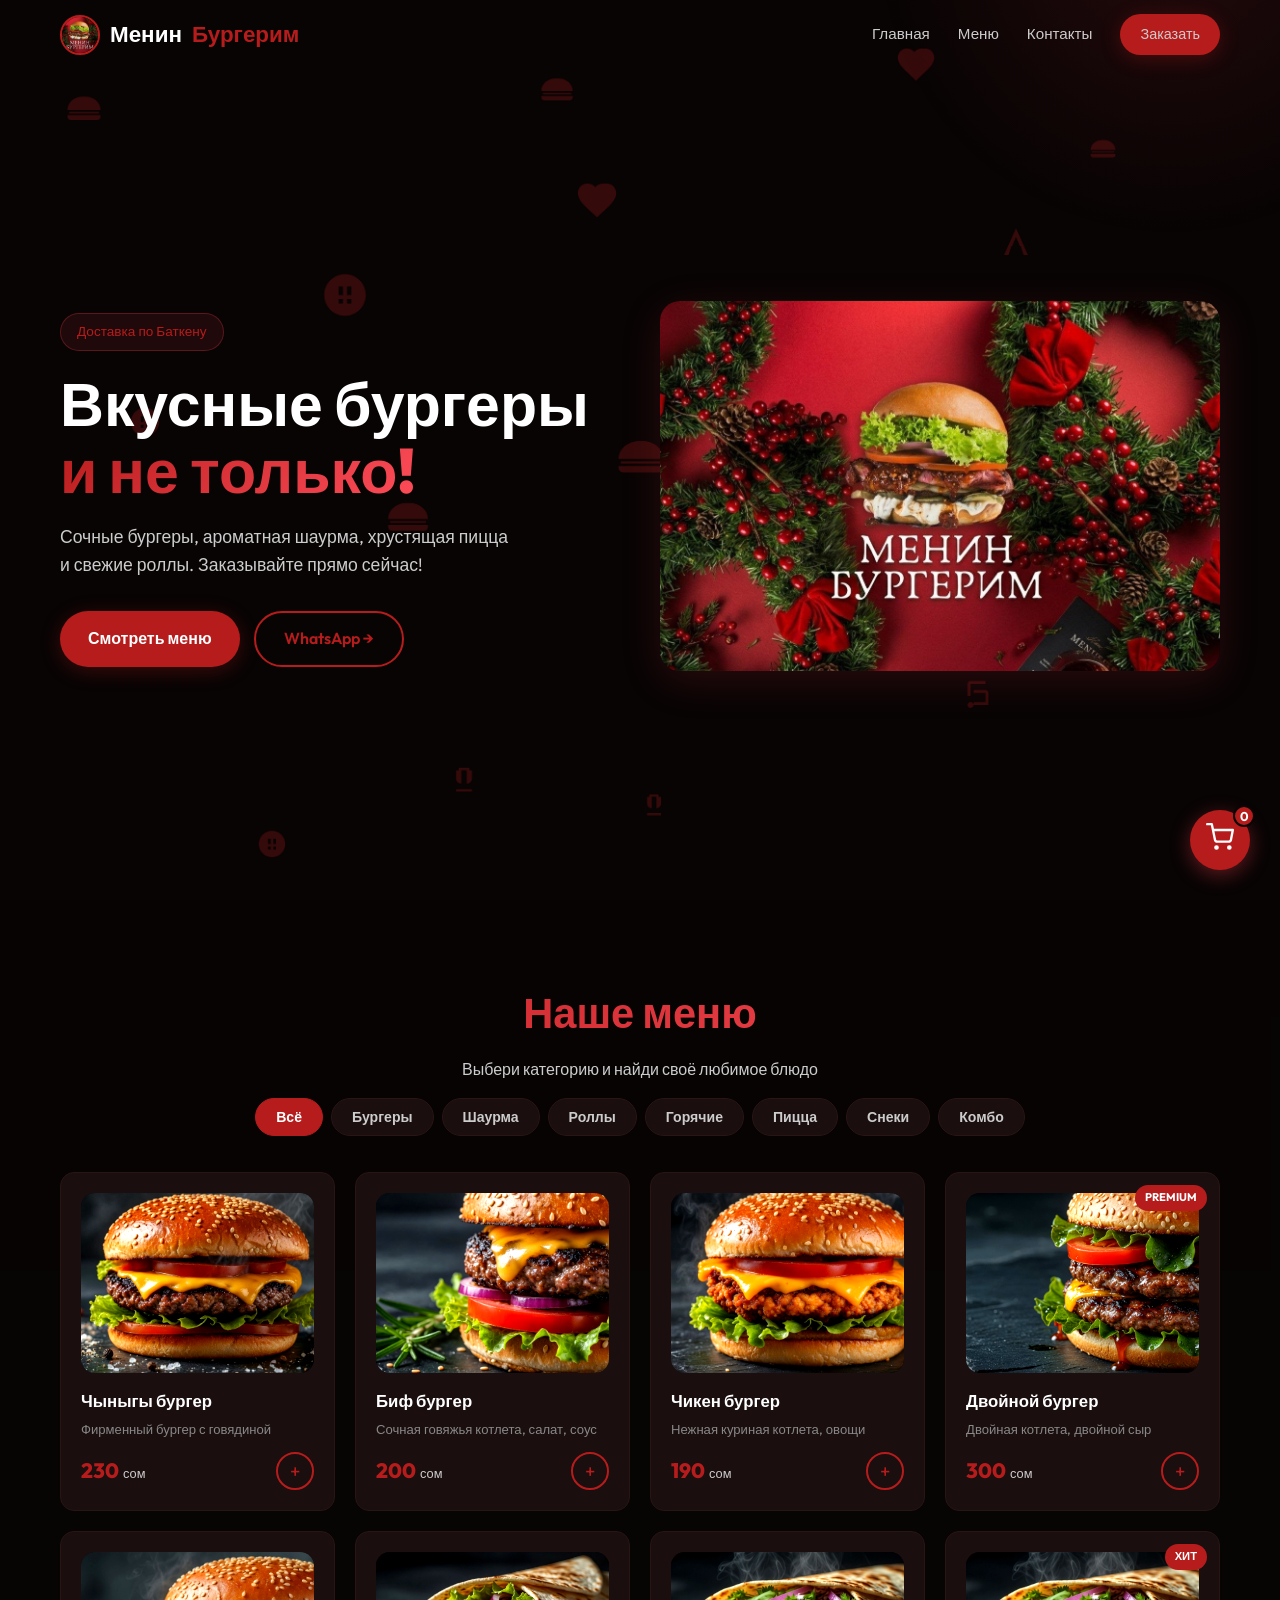
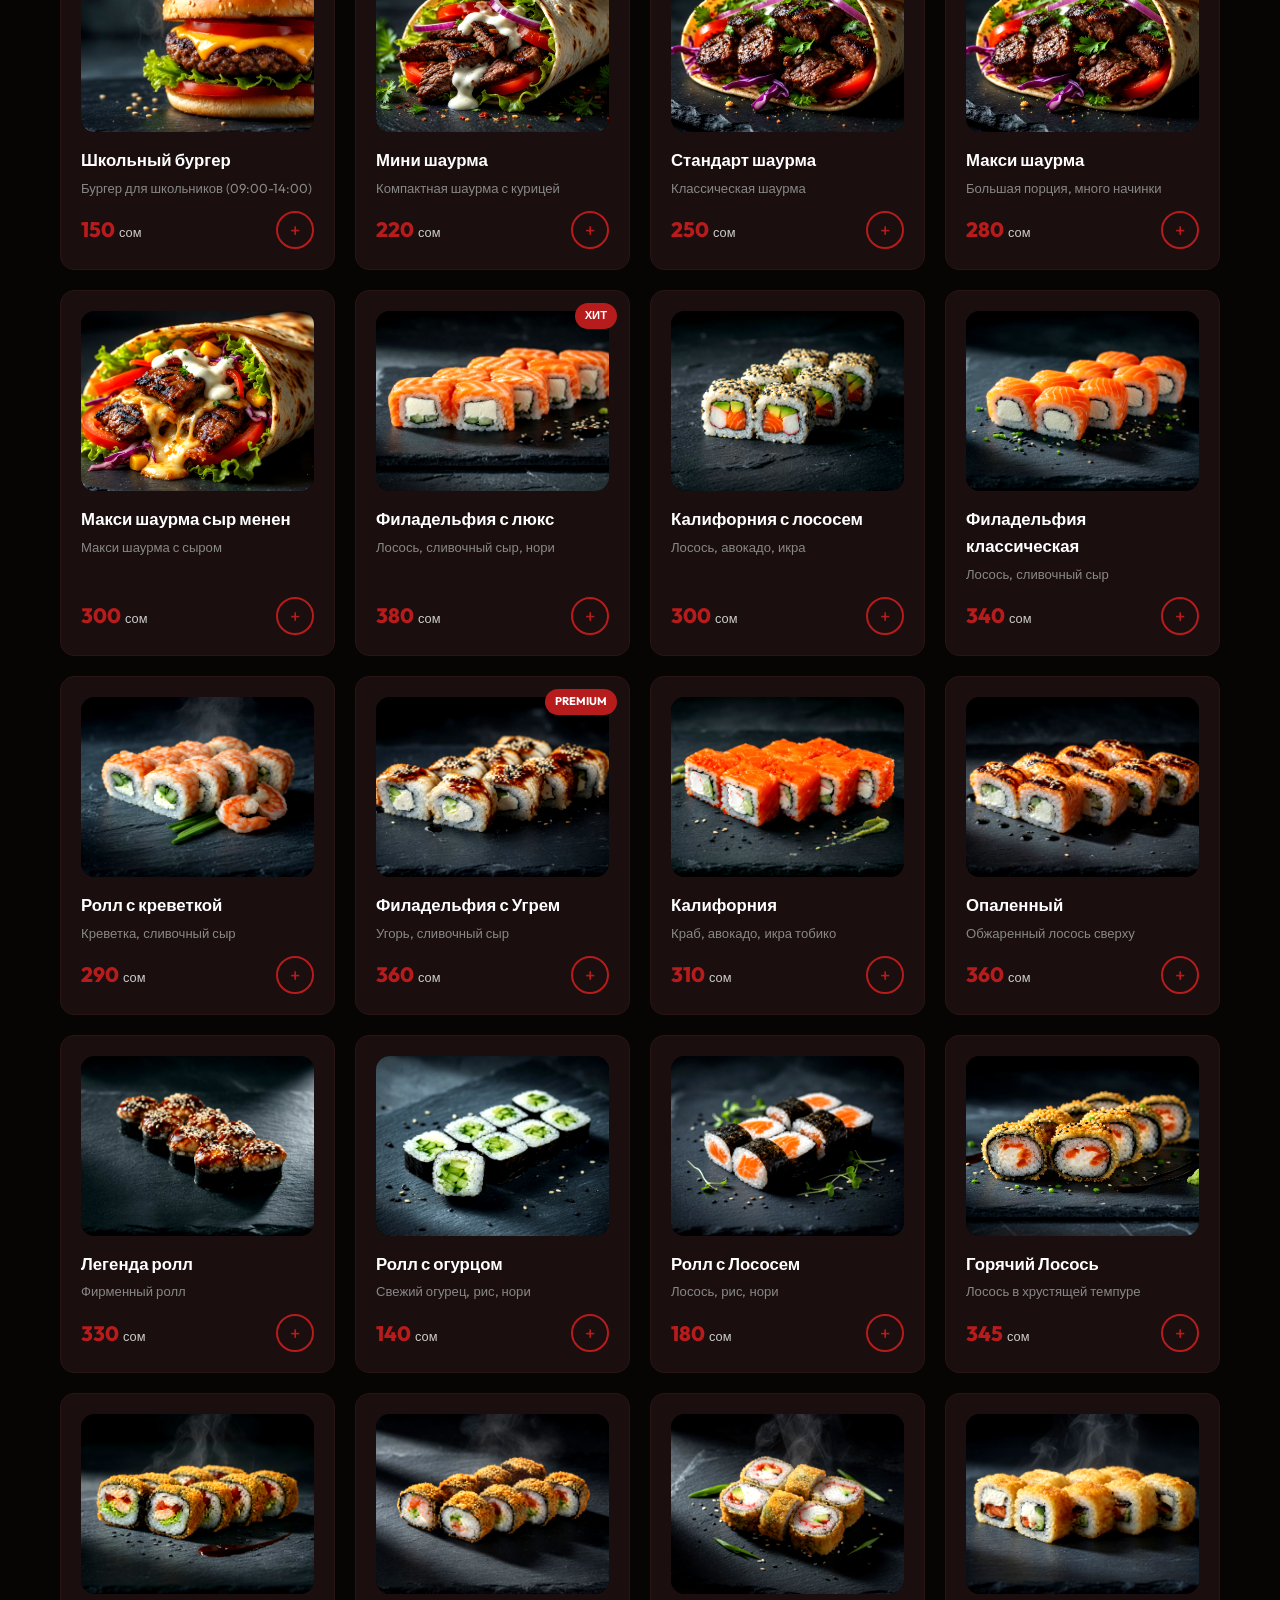
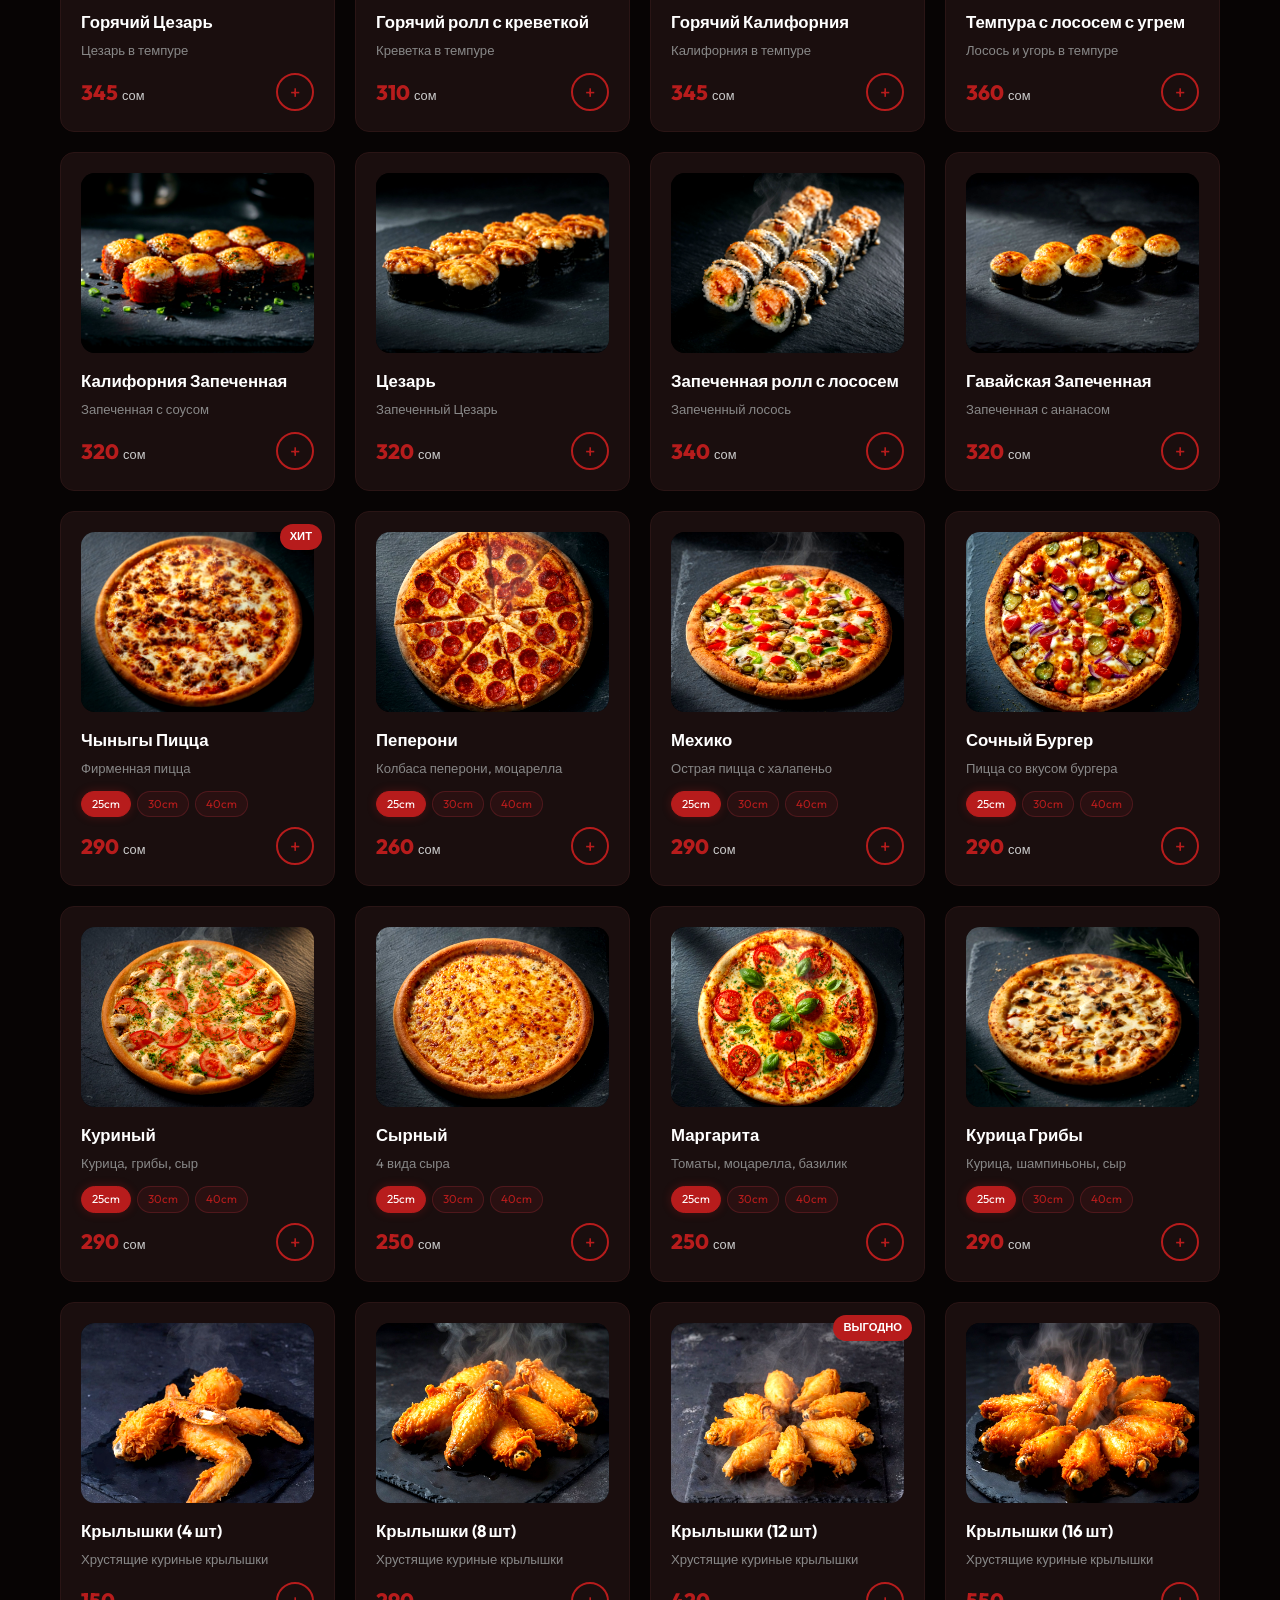
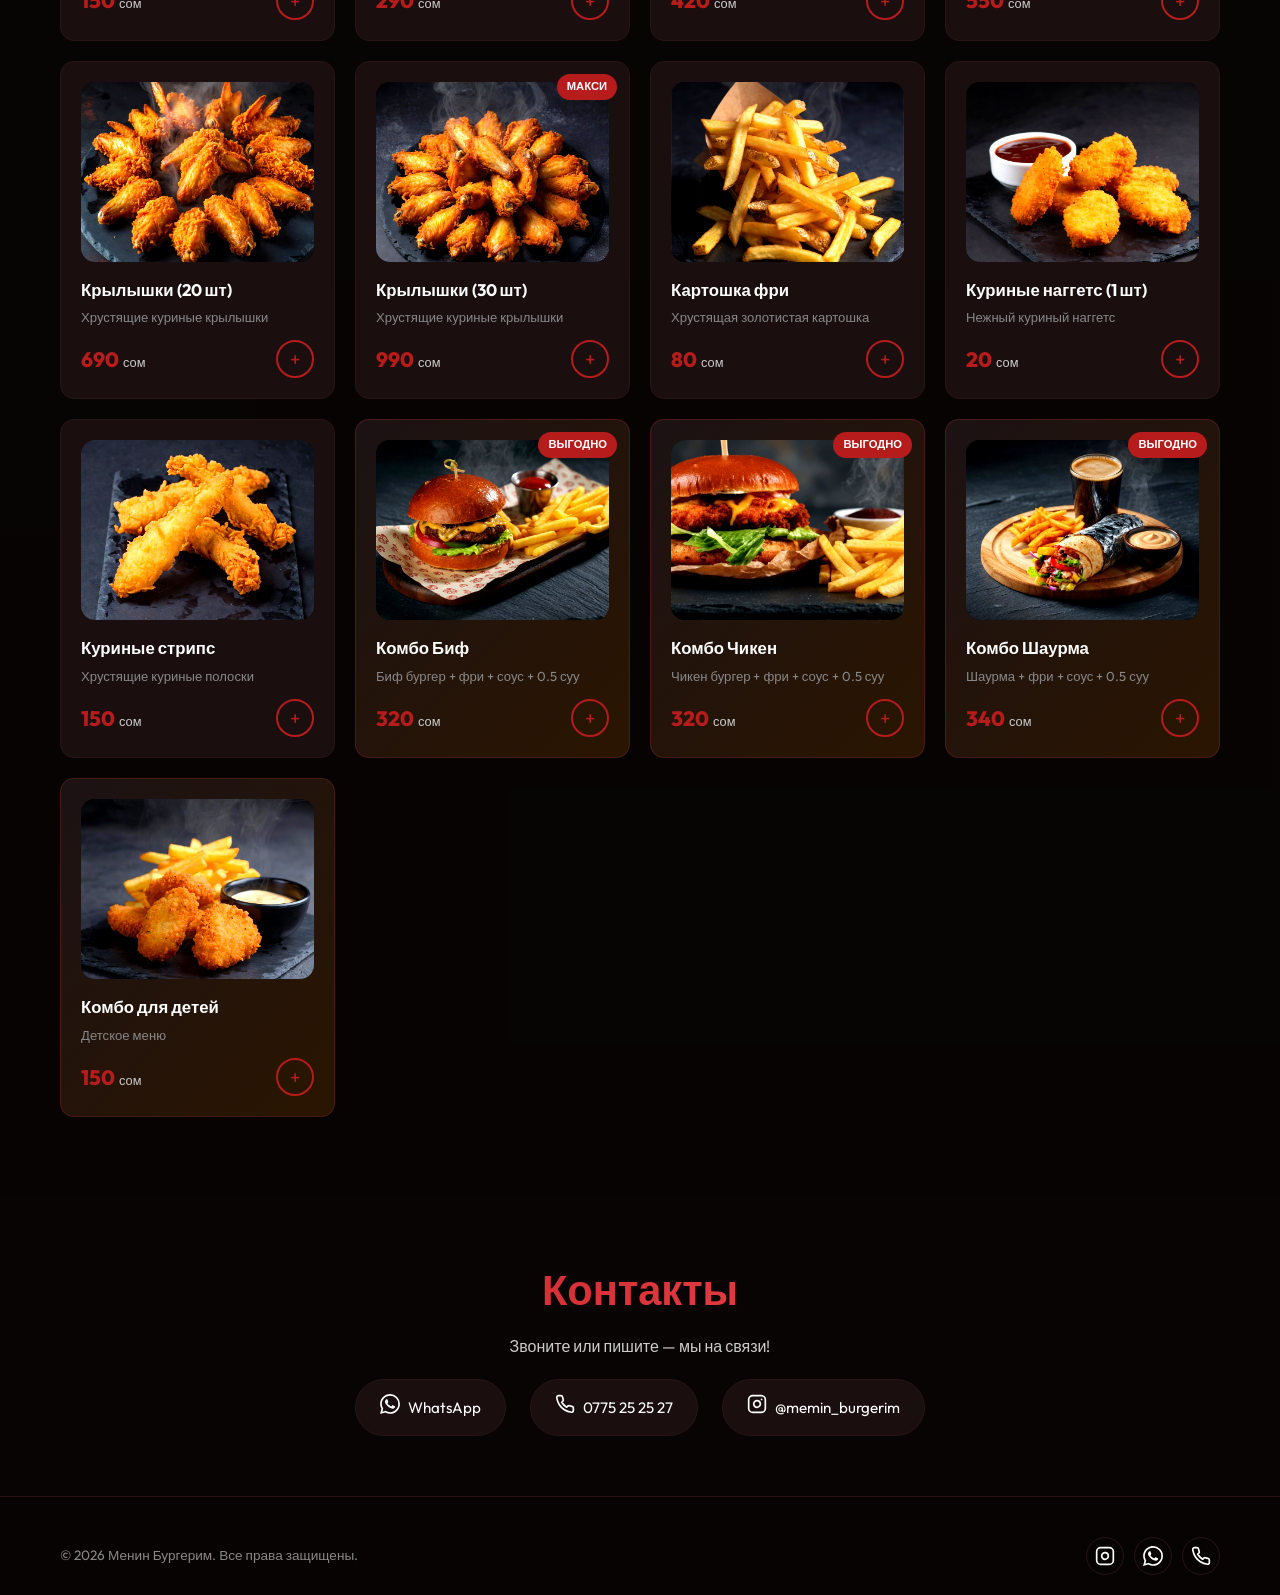
<file: index.html>
<!DOCTYPE html>
<html lang="ru">

<head>
  <meta charset="UTF-8">
  <meta name="viewport" content="width=device-width, initial-scale=1.0">
  <meta name="description" content="Менин Бургерим — бургеры, шаурма, пицца, роллы. Доставка по Баткену.">
  <title>Менин Бургерим — Бургеры, Шаурма, Пицца</title>
  <link rel="stylesheet" href="style.css">
  <link rel="icon" href="menu/logo.jpg" type="image/jpeg">
</head>

<body>
  <!-- ANIMATED FOOD BACKGROUND -->
  <div class="food-bg" aria-hidden="true">
    <div class="food-item" style="--x:5%;--y:10%;--dur:18s;--del:0s;--size:40px"><svg viewBox="0 0 24 24"
        fill="currentColor">
        <path
          d="M2 15h20v1c0 1.1-.9 2-2 2H4c-1.1 0-2-.9-2-2v-1zm0-3c0-4.42 4.03-8 9-8h2c4.97 0 9 3.58 9 8H2zm1 1h18v1H3v-1z" />
      </svg></div>
    <div class="food-item" style="--x:15%;--y:70%;--dur:22s;--del:-3s;--size:35px"><svg viewBox="0 0 24 24"
        fill="currentColor">
        <path d="M12 2L4 20h3l2-6h6l2 6h3L12 2zm0 6l2.5 6h-5L12 8z" />
      </svg></div>
    <div class="food-item" style="--x:25%;--y:30%;--dur:20s;--del:-6s;--size:50px"><svg viewBox="0 0 24 24"
        fill="currentColor">
        <path
          d="M12 2C6.48 2 2 6.48 2 12s4.48 10 10 10 10-4.48 10-10S17.52 2 12 2zm-1 14H9v-2h2v2zm0-4H9V8h2v4zm4 4h-2v-2h2v2zm0-4h-2V8h2v4z" />
      </svg></div>
    <div class="food-item" style="--x:35%;--y:85%;--dur:25s;--del:-2s;--size:32px"><svg viewBox="0 0 24 24"
        fill="currentColor">
        <path d="M8 2v2H6v6c0 2.21 1.79 4 4 4h4c2.21 0 4-1.79 4-4V4h-2V2H8zm2 12V4h4v10h-4zM6 18h12v2H6z" />
      </svg></div>
    <div class="food-item" style="--x:45%;--y:20%;--dur:19s;--del:-8s;--size:42px"><svg viewBox="0 0 24 24"
        fill="currentColor">
        <path
          d="M15.5 2c-1.74 0-3.41.81-4.5 2.09C9.91 2.81 8.24 2 6.5 2 3.42 2 1 4.42 1 7.5c0 3.78 3.4 6.86 8.55 11.54L12 21.35l2.45-2.31C19.6 14.36 23 11.28 23 7.5 23 4.42 20.58 2 17.5 2h-2z" />
      </svg></div>
    <div class="food-item" style="--x:55%;--y:60%;--dur:23s;--del:-4s;--size:44px"><svg viewBox="0 0 24 24"
        fill="currentColor">
        <path
          d="M2 15h20v1c0 1.1-.9 2-2 2H4c-1.1 0-2-.9-2-2v-1zm0-3c0-4.42 4.03-8 9-8h2c4.97 0 9 3.58 9 8H2zm1 1h18v1H3v-1z" />
      </svg></div>
    <div class="food-item" style="--x:65%;--y:40%;--dur:21s;--del:-7s;--size:38px"><svg viewBox="0 0 24 24"
        fill="currentColor">
        <path
          d="M12 2C6.48 2 2 6.48 2 12s4.48 10 10 10 10-4.48 10-10S17.52 2 12 2zm-1 14H9v-2h2v2zm0-4H9V8h2v4zm4 4h-2v-2h2v2zm0-4h-2V8h2v4z" />
      </svg></div>
    <div class="food-item" style="--x:75%;--y:75%;--dur:17s;--del:-1s;--size:36px"><svg viewBox="0 0 24 24"
        fill="currentColor">
        <path
          d="M7 18c-1.1 0-2 .9-2 2s.9 2 2 2 2-.9 2-2-.9-2-2-2zm0-14C5.9 4 5 4.9 5 6v8h2V6h10V4H7zm10 6H9v2h8v6H9v2h10V12c0-1.1-.9-2-2-2z" />
      </svg></div>
    <div class="food-item" style="--x:85%;--y:15%;--dur:24s;--del:-5s;--size:30px"><svg viewBox="0 0 24 24"
        fill="currentColor">
        <path
          d="M2 15h20v1c0 1.1-.9 2-2 2H4c-1.1 0-2-.9-2-2v-1zm0-3c0-4.42 4.03-8 9-8h2c4.97 0 9 3.58 9 8H2zm1 1h18v1H3v-1z" />
      </svg></div>
    <div class="food-item" style="--x:92%;--y:50%;--dur:20s;--del:-9s;--size:46px"><svg viewBox="0 0 24 24"
        fill="currentColor">
        <path d="M12 2L4 20h3l2-6h6l2 6h3L12 2zm0 6l2.5 6h-5L12 8z" />
      </svg></div>
    <div class="food-item" style="--x:10%;--y:45%;--dur:26s;--del:-3s;--size:34px"><svg viewBox="0 0 24 24"
        fill="currentColor">
        <path
          d="M12 2C6.48 2 2 6.48 2 12s4.48 10 10 10 10-4.48 10-10S17.52 2 12 2zm-1 14H9v-2h2v2zm0-4H9V8h2v4zm4 4h-2v-2h2v2zm0-4h-2V8h2v4z" />
      </svg></div>
    <div class="food-item" style="--x:30%;--y:55%;--dur:16s;--del:-6s;--size:48px"><svg viewBox="0 0 24 24"
        fill="currentColor">
        <path
          d="M2 15h20v1c0 1.1-.9 2-2 2H4c-1.1 0-2-.9-2-2v-1zm0-3c0-4.42 4.03-8 9-8h2c4.97 0 9 3.58 9 8H2zm1 1h18v1H3v-1z" />
      </svg></div>
    <div class="food-item" style="--x:50%;--y:88%;--dur:22s;--del:-2s;--size:28px"><svg viewBox="0 0 24 24"
        fill="currentColor">
        <path d="M8 2v2H6v6c0 2.21 1.79 4 4 4h4c2.21 0 4-1.79 4-4V4h-2V2H8zm2 12V4h4v10h-4zM6 18h12v2H6z" />
      </svg></div>
    <div class="food-item" style="--x:70%;--y:5%;--dur:19s;--del:-8s;--size:40px"><svg viewBox="0 0 24 24"
        fill="currentColor">
        <path
          d="M15.5 2c-1.74 0-3.41.81-4.5 2.09C9.91 2.81 8.24 2 6.5 2 3.42 2 1 4.42 1 7.5c0 3.78 3.4 6.86 8.55 11.54L12 21.35l2.45-2.31C19.6 14.36 23 11.28 23 7.5 23 4.42 20.58 2 17.5 2h-2z" />
      </svg></div>
    <div class="food-item" style="--x:88%;--y:35%;--dur:24s;--del:-4s;--size:44px"><svg viewBox="0 0 24 24"
        fill="currentColor">
        <path d="M12 2L4 20h3l2-6h6l2 6h3L12 2zm0 6l2.5 6h-5L12 8z" />
      </svg></div>
    <div class="food-item" style="--x:20%;--y:92%;--dur:21s;--del:-7s;--size:32px"><svg viewBox="0 0 24 24"
        fill="currentColor">
        <path
          d="M12 2C6.48 2 2 6.48 2 12s4.48 10 10 10 10-4.48 10-10S17.52 2 12 2zm-1 14H9v-2h2v2zm0-4H9V8h2v4zm4 4h-2v-2h2v2zm0-4h-2V8h2v4z" />
      </svg></div>
    <div class="food-item" style="--x:42%;--y:8%;--dur:18s;--del:-1s;--size:38px"><svg viewBox="0 0 24 24"
        fill="currentColor">
        <path
          d="M2 15h20v1c0 1.1-.9 2-2 2H4c-1.1 0-2-.9-2-2v-1zm0-3c0-4.42 4.03-8 9-8h2c4.97 0 9 3.58 9 8H2zm1 1h18v1H3v-1z" />
      </svg></div>
    <div class="food-item" style="--x:60%;--y:65%;--dur:25s;--del:-5s;--size:52px"><svg viewBox="0 0 24 24"
        fill="currentColor">
        <path d="M8 2v2H6v6c0 2.21 1.79 4 4 4h4c2.21 0 4-1.79 4-4V4h-2V2H8zm2 12V4h4v10h-4zM6 18h12v2H6z" />
      </svg></div>
    <div class="food-item" style="--x:78%;--y:25%;--dur:20s;--del:-9s;--size:36px"><svg viewBox="0 0 24 24"
        fill="currentColor">
        <path d="M12 2L4 20h3l2-6h6l2 6h3L12 2zm0 6l2.5 6h-5L12 8z" />
      </svg></div>
    <div class="food-item" style="--x:48%;--y:48%;--dur:27s;--del:-3s;--size:54px"><svg viewBox="0 0 24 24"
        fill="currentColor">
        <path
          d="M2 15h20v1c0 1.1-.9 2-2 2H4c-1.1 0-2-.9-2-2v-1zm0-3c0-4.42 4.03-8 9-8h2c4.97 0 9 3.58 9 8H2zm1 1h18v1H3v-1z" />
      </svg></div>
  </div>
  <header class="header" id="header">
    <div class="container">
      <a href="#" class="logo">
        <img src="menu/logo.jpg" alt="Менин Бургерим" class="logo-img">
        Менин<span>Бургерим</span>
      </a>
      <nav class="nav-links" id="navLinks">
        <a href="#home">Главная</a>
        <a href="#menu">Меню</a>
        <a href="#contacts">Контакты</a>
        <a href="https://wa.me/996775252527" class="btn btn-primary" style="padding:9px 20px;font-size:.9rem"
          target="_blank">Заказать</a>
      </nav>
      <div class="burger-menu" id="burgerMenu"><span></span><span></span><span></span></div>
    </div>
  </header>

  <section class="hero" id="home">
    <div class="container">
      <div class="hero-content">
        <div class="hero-badge">Доставка по Баткену</div>
        <h1>Вкусные бургеры<br><span class="hl">и не только!</span></h1>
        <p>Сочные бургеры, ароматная шаурма, хрустящая пицца и свежие роллы. Заказывайте прямо сейчас!</p>
        <div class="hero-buttons">
          <a href="#menu" class="btn btn-primary">Смотреть меню</a>
          <a href="https://wa.me/996775252527" class="btn btn-outline" target="_blank">WhatsApp &rarr;</a>
        </div>
      </div>
      <div class="hero-visual">
        <div class="hero-img-wrapper">
          <img src="menu/glavnoe_foto.jpg" alt="Бургер" class="hero-img">
        </div>
      </div>
    </div>
  </section>

  <section class="menu-section" id="menu">
    <div class="container">
      <h2 class="section-title reveal">Наше меню</h2>
      <p class="section-sub reveal">Выбери категорию и найди своё любимое блюдо</p>
      <div class="tabs reveal" id="tabs">
        <button class="tab active" data-cat="all">Всё</button>
        <button class="tab" data-cat="burgers">Бургеры</button>
        <button class="tab" data-cat="shawarma">Шаурма</button>
        <button class="tab" data-cat="rolls">Роллы</button>
        <button class="tab" data-cat="hot_rolls">Горячие</button>
        <button class="tab" data-cat="pizza">Пицца</button>
        <button class="tab" data-cat="snacks">Снеки</button>
        <button class="tab" data-cat="combo">Комбо</button>
      </div>
      <div class="menu-grid" id="menuGrid">
        <div class="menu-card " data-cat="burgers">
          <div class="card-img-wrapper"><img src="menu/chynygy_burger.jpg" alt="Чыныгы бургер"></div>
          <h3>Чыныгы бургер</h3>
          <p class="desc">Фирменный бургер с говядиной</p>

          <div class="bottom"><span class="price">230 <span class="unit">сом</span></span><button
              class="btn-cart">+</button></div>
        </div>
        <div class="menu-card " data-cat="burgers">
          <div class="card-img-wrapper"><img src="menu/bif_burger.jpg" alt="Биф бургер"></div>
          <h3>Биф бургер</h3>
          <p class="desc">Сочная говяжья котлета, салат, соус</p>

          <div class="bottom"><span class="price">200 <span class="unit">сом</span></span><button
              class="btn-cart">+</button></div>
        </div>
        <div class="menu-card " data-cat="burgers">
          <div class="card-img-wrapper"><img src="menu/chiken_burger.jpg" alt="Чикен бургер"></div>
          <h3>Чикен бургер</h3>
          <p class="desc">Нежная куриная котлета, овощи</p>

          <div class="bottom"><span class="price">190 <span class="unit">сом</span></span><button
              class="btn-cart">+</button></div>
        </div>
        <div class="menu-card " data-cat="burgers">
          <div class="card-img-wrapper"><img src="menu/dvoynoy_burger.jpg" alt="Двойной бургер"></div><span
            class="badge">Premium</span>
          <h3>Двойной бургер</h3>
          <p class="desc">Двойная котлета, двойной сыр</p>

          <div class="bottom"><span class="price">300 <span class="unit">сом</span></span><button
              class="btn-cart">+</button></div>
        </div>
        <div class="menu-card " data-cat="burgers">
          <div class="card-img-wrapper"><img src="menu/shkolnyy_burger.jpg" alt="Школьный бургер"></div>
          <h3>Школьный бургер</h3>
          <p class="desc">Бургер для школьников (09:00-14:00)</p>

          <div class="bottom"><span class="price">150 <span class="unit">сом</span></span><button
              class="btn-cart">+</button></div>
        </div>
        <div class="menu-card " data-cat="shawarma">
          <div class="card-img-wrapper"><img src="menu/mini_shaurma.jpg" alt="Мини шаурма"></div>
          <h3>Мини шаурма</h3>
          <p class="desc">Компактная шаурма с курицей</p>

          <div class="bottom"><span class="price">220 <span class="unit">сом</span></span><button
              class="btn-cart">+</button></div>
        </div>
        <div class="menu-card " data-cat="shawarma">
          <div class="card-img-wrapper"><img src="menu/standart_shaurma.jpg" alt="Стандарт шаурма"></div>
          <h3>Стандарт шаурма</h3>
          <p class="desc">Классическая шаурма</p>

          <div class="bottom"><span class="price">250 <span class="unit">сом</span></span><button
              class="btn-cart">+</button></div>
        </div>
        <div class="menu-card " data-cat="shawarma">
          <div class="card-img-wrapper"><img src="menu/maksi_shaurma.jpg" alt="Макси шаурма"></div><span
            class="badge">Хит</span>
          <h3>Макси шаурма</h3>
          <p class="desc">Большая порция, много начинки</p>

          <div class="bottom"><span class="price">280 <span class="unit">сом</span></span><button
              class="btn-cart">+</button></div>
        </div>
        <div class="menu-card " data-cat="shawarma">
          <div class="card-img-wrapper"><img src="menu/maksi_shaurma_syr.jpg" alt="Макси шаурма сыр менен"></div>
          <h3>Макси шаурма сыр менен</h3>
          <p class="desc">Макси шаурма с сыром</p>

          <div class="bottom"><span class="price">300 <span class="unit">сом</span></span><button
              class="btn-cart">+</button></div>
        </div>
        <div class="menu-card " data-cat="rolls">
          <div class="card-img-wrapper"><img src="menu/filadelfiya_lyuks.jpg" alt="Филадельфия с люкс"></div><span
            class="badge">Хит</span>
          <h3>Филадельфия с люкс</h3>
          <p class="desc">Лосось, сливочный сыр, нори</p>

          <div class="bottom"><span class="price">380 <span class="unit">сом</span></span><button
              class="btn-cart">+</button></div>
        </div>
        <div class="menu-card " data-cat="rolls">
          <div class="card-img-wrapper"><img src="menu/kaliforniya_losos.jpg" alt="Калифорния с лососем"></div>
          <h3>Калифорния с лососем</h3>
          <p class="desc">Лосось, авокадо, икра</p>

          <div class="bottom"><span class="price">300 <span class="unit">сом</span></span><button
              class="btn-cart">+</button></div>
        </div>
        <div class="menu-card " data-cat="rolls">
          <div class="card-img-wrapper"><img src="menu/filadelfiya_klass.jpg" alt="Филадельфия классическая"></div>
          <h3>Филадельфия классическая</h3>
          <p class="desc">Лосось, сливочный сыр</p>

          <div class="bottom"><span class="price">340 <span class="unit">сом</span></span><button
              class="btn-cart">+</button></div>
        </div>
        <div class="menu-card " data-cat="rolls">
          <div class="card-img-wrapper"><img src="menu/roll_krevetka.jpg" alt="Ролл с креветкой"></div>
          <h3>Ролл с креветкой</h3>
          <p class="desc">Креветка, сливочный сыр</p>

          <div class="bottom"><span class="price">290 <span class="unit">сом</span></span><button
              class="btn-cart">+</button></div>
        </div>
        <div class="menu-card " data-cat="rolls">
          <div class="card-img-wrapper"><img src="menu/filadelfiya_ugor.jpg" alt="Филадельфия с Угрем"></div><span
            class="badge">Premium</span>
          <h3>Филадельфия с Угрем</h3>
          <p class="desc">Угорь, сливочный сыр</p>

          <div class="bottom"><span class="price">360 <span class="unit">сом</span></span><button
              class="btn-cart">+</button></div>
        </div>
        <div class="menu-card " data-cat="rolls">
          <div class="card-img-wrapper"><img src="menu/kaliforniya.jpg" alt="Калифорния"></div>
          <h3>Калифорния</h3>
          <p class="desc">Краб, авокадо, икра тобико</p>

          <div class="bottom"><span class="price">310 <span class="unit">сом</span></span><button
              class="btn-cart">+</button></div>
        </div>
        <div class="menu-card " data-cat="rolls">
          <div class="card-img-wrapper"><img src="menu/opalennyy.jpg" alt="Опаленный"></div>
          <h3>Опаленный</h3>
          <p class="desc">Обжаренный лосось сверху</p>

          <div class="bottom"><span class="price">360 <span class="unit">сом</span></span><button
              class="btn-cart">+</button></div>
        </div>
        <div class="menu-card " data-cat="rolls">
          <div class="card-img-wrapper"><img src="menu/legenda_roll.jpg" alt="Легенда ролл"></div>
          <h3>Легенда ролл</h3>
          <p class="desc">Фирменный ролл</p>

          <div class="bottom"><span class="price">330 <span class="unit">сом</span></span><button
              class="btn-cart">+</button></div>
        </div>
        <div class="menu-card " data-cat="rolls">
          <div class="card-img-wrapper"><img src="menu/roll_ogurec.jpg" alt="Ролл с огурцом"></div>
          <h3>Ролл с огурцом</h3>
          <p class="desc">Свежий огурец, рис, нори</p>

          <div class="bottom"><span class="price">140 <span class="unit">сом</span></span><button
              class="btn-cart">+</button></div>
        </div>
        <div class="menu-card " data-cat="rolls">
          <div class="card-img-wrapper"><img src="menu/roll_losos.jpg" alt="Ролл с Лососем"></div>
          <h3>Ролл с Лососем</h3>
          <p class="desc">Лосось, рис, нори</p>

          <div class="bottom"><span class="price">180 <span class="unit">сом</span></span><button
              class="btn-cart">+</button></div>
        </div>
        <div class="menu-card " data-cat="hot_rolls">
          <div class="card-img-wrapper"><img src="menu/goryachiy_losos.jpg" alt="Горячий Лосось"></div>
          <h3>Горячий Лосось</h3>
          <p class="desc">Лосось в хрустящей темпуре</p>

          <div class="bottom"><span class="price">345 <span class="unit">сом</span></span><button
              class="btn-cart">+</button></div>
        </div>
        <div class="menu-card " data-cat="hot_rolls">
          <div class="card-img-wrapper"><img src="menu/goryachiy_tsezar.jpg" alt="Горячий Цезарь"></div>
          <h3>Горячий Цезарь</h3>
          <p class="desc">Цезарь в темпуре</p>

          <div class="bottom"><span class="price">345 <span class="unit">сом</span></span><button
              class="btn-cart">+</button></div>
        </div>
        <div class="menu-card " data-cat="hot_rolls">
          <div class="card-img-wrapper"><img src="menu/goryachiy_krevetka.jpg" alt="Горячий ролл с креветкой"></div>
          <h3>Горячий ролл с креветкой</h3>
          <p class="desc">Креветка в темпуре</p>

          <div class="bottom"><span class="price">310 <span class="unit">сом</span></span><button
              class="btn-cart">+</button></div>
        </div>
        <div class="menu-card " data-cat="hot_rolls">
          <div class="card-img-wrapper"><img src="menu/goryachiy_kaliforniya.jpg" alt="Горячий Калифорния"></div>
          <h3>Горячий Калифорния</h3>
          <p class="desc">Калифорния в темпуре</p>

          <div class="bottom"><span class="price">345 <span class="unit">сом</span></span><button
              class="btn-cart">+</button></div>
        </div>
        <div class="menu-card " data-cat="hot_rolls">
          <div class="card-img-wrapper"><img src="menu/tempura_losos_ugor.jpg" alt="Темпура с лососем с угрем"></div>
          <h3>Темпура с лососем с угрем</h3>
          <p class="desc">Лосось и угорь в темпуре</p>

          <div class="bottom"><span class="price">360 <span class="unit">сом</span></span><button
              class="btn-cart">+</button></div>
        </div>
        <div class="menu-card " data-cat="hot_rolls">
          <div class="card-img-wrapper"><img src="menu/kaliforniya_zap.jpg" alt="Калифорния Запеченная"></div>
          <h3>Калифорния Запеченная</h3>
          <p class="desc">Запеченная с соусом</p>

          <div class="bottom"><span class="price">320 <span class="unit">сом</span></span><button
              class="btn-cart">+</button></div>
        </div>
        <div class="menu-card " data-cat="hot_rolls">
          <div class="card-img-wrapper"><img src="menu/tsezar.jpg" alt="Цезарь"></div>
          <h3>Цезарь</h3>
          <p class="desc">Запеченный Цезарь</p>

          <div class="bottom"><span class="price">320 <span class="unit">сом</span></span><button
              class="btn-cart">+</button></div>
        </div>
        <div class="menu-card " data-cat="hot_rolls">
          <div class="card-img-wrapper"><img src="menu/zap_roll_losos.jpg" alt="Запеченная ролл с лососем"></div>
          <h3>Запеченная ролл с лососем</h3>
          <p class="desc">Запеченный лосось</p>

          <div class="bottom"><span class="price">340 <span class="unit">сом</span></span><button
              class="btn-cart">+</button></div>
        </div>
        <div class="menu-card " data-cat="hot_rolls">
          <div class="card-img-wrapper"><img src="menu/gavayskaya_zap.jpg" alt="Гавайская Запеченная"></div>
          <h3>Гавайская Запеченная</h3>
          <p class="desc">Запеченная с ананасом</p>

          <div class="bottom"><span class="price">320 <span class="unit">сом</span></span><button
              class="btn-cart">+</button></div>
        </div>
        <div class="menu-card " data-cat="pizza" data-prices='{"25cm":290, "30cm":420, "40cm":600}'>
          <div class="card-img-wrapper"><img src="menu/chynygy_pizza.jpg" alt="Чыныгы Пицца"></div><span
            class="badge">Хит</span>
          <h3>Чыныгы Пицца</h3>
          <p class="desc">Фирменная пицца</p>
          <div class="sizes">
            <span class="size-pill active" data-size="25cm">25cm</span>
            <span class="size-pill" data-size="30cm">30cm</span>
            <span class="size-pill" data-size="40cm">40cm</span>
          </div>
          <div class="bottom"><span class="price">290 <span class="unit">сом</span></span><button
              class="btn-cart">+</button></div>
        </div>
        <div class="menu-card " data-cat="pizza" data-prices='{"25cm":260, "30cm":360, "40cm":550}'>
          <div class="card-img-wrapper"><img src="menu/peperoni.jpg" alt="Пеперони"></div>
          <h3>Пеперони</h3>
          <p class="desc">Колбаса пеперони, моцарелла</p>
          <div class="sizes">
            <span class="size-pill active" data-size="25cm">25cm</span>
            <span class="size-pill" data-size="30cm">30cm</span>
            <span class="size-pill" data-size="40cm">40cm</span>
          </div>
          <div class="bottom"><span class="price">260 <span class="unit">сом</span></span><button
              class="btn-cart">+</button></div>
        </div>
        <div class="menu-card " data-cat="pizza" data-prices='{"25cm":290, "30cm":420, "40cm":600}'>
          <div class="card-img-wrapper"><img src="menu/mehiko.jpg" alt="Мехико"></div>
          <h3>Мехико</h3>
          <p class="desc">Острая пицца с халапеньо</p>
          <div class="sizes">
            <span class="size-pill active" data-size="25cm">25cm</span>
            <span class="size-pill" data-size="30cm">30cm</span>
            <span class="size-pill" data-size="40cm">40cm</span>
          </div>
          <div class="bottom"><span class="price">290 <span class="unit">сом</span></span><button
              class="btn-cart">+</button></div>
        </div>
        <div class="menu-card " data-cat="pizza" data-prices='{"25cm":290, "30cm":420, "40cm":600}'>
          <div class="card-img-wrapper"><img src="menu/sochnyy_burger_pizza.jpg" alt="Сочный Бургер"></div>
          <h3>Сочный Бургер</h3>
          <p class="desc">Пицца со вкусом бургера</p>
          <div class="sizes">
            <span class="size-pill active" data-size="25cm">25cm</span>
            <span class="size-pill" data-size="30cm">30cm</span>
            <span class="size-pill" data-size="40cm">40cm</span>
          </div>
          <div class="bottom"><span class="price">290 <span class="unit">сом</span></span><button
              class="btn-cart">+</button></div>
        </div>
        <div class="menu-card " data-cat="pizza" data-prices='{"25cm":290, "30cm":420, "40cm":600}'>
          <div class="card-img-wrapper"><img src="menu/kurinyy_pizza.jpg" alt="Куриный"></div>
          <h3>Куриный</h3>
          <p class="desc">Курица, грибы, сыр</p>
          <div class="sizes">
            <span class="size-pill active" data-size="25cm">25cm</span>
            <span class="size-pill" data-size="30cm">30cm</span>
            <span class="size-pill" data-size="40cm">40cm</span>
          </div>
          <div class="bottom"><span class="price">290 <span class="unit">сом</span></span><button
              class="btn-cart">+</button></div>
        </div>
        <div class="menu-card " data-cat="pizza" data-prices='{"25cm":250, "30cm":300, "40cm":500}'>
          <div class="card-img-wrapper"><img src="menu/syrnyy_pizza.jpg" alt="Сырный"></div>
          <h3>Сырный</h3>
          <p class="desc">4 вида сыра</p>
          <div class="sizes">
            <span class="size-pill active" data-size="25cm">25cm</span>
            <span class="size-pill" data-size="30cm">30cm</span>
            <span class="size-pill" data-size="40cm">40cm</span>
          </div>
          <div class="bottom"><span class="price">250 <span class="unit">сом</span></span><button
              class="btn-cart">+</button></div>
        </div>
        <div class="menu-card " data-cat="pizza" data-prices='{"25cm":250, "30cm":300, "40cm":500}'>
          <div class="card-img-wrapper"><img src="menu/margarita.jpg" alt="Маргарита"></div>
          <h3>Маргарита</h3>
          <p class="desc">Томаты, моцарелла, базилик</p>
          <div class="sizes">
            <span class="size-pill active" data-size="25cm">25cm</span>
            <span class="size-pill" data-size="30cm">30cm</span>
            <span class="size-pill" data-size="40cm">40cm</span>
          </div>
          <div class="bottom"><span class="price">250 <span class="unit">сом</span></span><button
              class="btn-cart">+</button></div>
        </div>
        <div class="menu-card " data-cat="pizza" data-prices='{"25cm":290, "30cm":420, "40cm":600}'>
          <div class="card-img-wrapper"><img src="menu/kuritsa_griby.jpg" alt="Курица Грибы"></div>
          <h3>Курица Грибы</h3>
          <p class="desc">Курица, шампиньоны, сыр</p>
          <div class="sizes">
            <span class="size-pill active" data-size="25cm">25cm</span>
            <span class="size-pill" data-size="30cm">30cm</span>
            <span class="size-pill" data-size="40cm">40cm</span>
          </div>
          <div class="bottom"><span class="price">290 <span class="unit">сом</span></span><button
              class="btn-cart">+</button></div>
        </div>
        <div class="menu-card " data-cat="snacks">
          <div class="card-img-wrapper"><img src="menu/krylyshki_4.jpg" alt="Крылышки (4 шт)"></div>
          <h3>Крылышки (4 шт)</h3>
          <p class="desc">Хрустящие куриные крылышки</p>

          <div class="bottom"><span class="price">150 <span class="unit">сом</span></span><button
              class="btn-cart">+</button></div>
        </div>
        <div class="menu-card " data-cat="snacks">
          <div class="card-img-wrapper"><img src="menu/krylyshki_8.jpg" alt="Крылышки (8 шт)"></div>
          <h3>Крылышки (8 шт)</h3>
          <p class="desc">Хрустящие куриные крылышки</p>

          <div class="bottom"><span class="price">290 <span class="unit">сом</span></span><button
              class="btn-cart">+</button></div>
        </div>
        <div class="menu-card " data-cat="snacks">
          <div class="card-img-wrapper"><img src="menu/krylyshki_12.jpg" alt="Крылышки (12 шт)"></div><span
            class="badge">Выгодно</span>
          <h3>Крылышки (12 шт)</h3>
          <p class="desc">Хрустящие куриные крылышки</p>

          <div class="bottom"><span class="price">420 <span class="unit">сом</span></span><button
              class="btn-cart">+</button></div>
        </div>
        <div class="menu-card " data-cat="snacks">
          <div class="card-img-wrapper"><img src="menu/krylyshki_16.jpg" alt="Крылышки (16 шт)"></div>
          <h3>Крылышки (16 шт)</h3>
          <p class="desc">Хрустящие куриные крылышки</p>

          <div class="bottom"><span class="price">550 <span class="unit">сом</span></span><button
              class="btn-cart">+</button></div>
        </div>
        <div class="menu-card " data-cat="snacks">
          <div class="card-img-wrapper"><img src="menu/krylyshki_20.jpg" alt="Крылышки (20 шт)"></div>
          <h3>Крылышки (20 шт)</h3>
          <p class="desc">Хрустящие куриные крылышки</p>

          <div class="bottom"><span class="price">690 <span class="unit">сом</span></span><button
              class="btn-cart">+</button></div>
        </div>
        <div class="menu-card " data-cat="snacks">
          <div class="card-img-wrapper"><img src="menu/krylyshki_30.jpg" alt="Крылышки (30 шт)"></div><span
            class="badge">Макси</span>
          <h3>Крылышки (30 шт)</h3>
          <p class="desc">Хрустящие куриные крылышки</p>

          <div class="bottom"><span class="price">990 <span class="unit">сом</span></span><button
              class="btn-cart">+</button></div>
        </div>
        <div class="menu-card " data-cat="snacks">
          <div class="card-img-wrapper"><img src="menu/kartoshka_fri.jpg" alt="Картошка фри"></div>
          <h3>Картошка фри</h3>
          <p class="desc">Хрустящая золотистая картошка</p>

          <div class="bottom"><span class="price">80 <span class="unit">сом</span></span><button
              class="btn-cart">+</button></div>
        </div>
        <div class="menu-card " data-cat="snacks">
          <div class="card-img-wrapper"><img src="menu/naggets.jpg" alt="Куриные наггетс (1 шт)"></div>
          <h3>Куриные наггетс (1 шт)</h3>
          <p class="desc">Нежный куриный наггетс</p>

          <div class="bottom"><span class="price">20 <span class="unit">сом</span></span><button
              class="btn-cart">+</button></div>
        </div>
        <div class="menu-card " data-cat="snacks">
          <div class="card-img-wrapper"><img src="menu/strips.jpg" alt="Куриные стрипс"></div>
          <h3>Куриные стрипс</h3>
          <p class="desc">Хрустящие куриные полоски</p>

          <div class="bottom"><span class="price">150 <span class="unit">сом</span></span><button
              class="btn-cart">+</button></div>
        </div>
        <div class="menu-card combo" data-cat="combo">
          <div class="card-img-wrapper"><img src="menu/kombo_bif.jpg" alt="Комбо Биф"></div><span
            class="badge">Выгодно</span>
          <h3>Комбо Биф</h3>
          <p class="desc">Биф бургер + фри + соус + 0.5 суу</p>

          <div class="bottom"><span class="price">320 <span class="unit">сом</span></span><button
              class="btn-cart">+</button></div>
        </div>
        <div class="menu-card combo" data-cat="combo">
          <div class="card-img-wrapper"><img src="menu/kombo_chiken.jpg" alt="Комбо Чикен"></div><span
            class="badge">Выгодно</span>
          <h3>Комбо Чикен</h3>
          <p class="desc">Чикен бургер + фри + соус + 0.5 суу</p>

          <div class="bottom"><span class="price">320 <span class="unit">сом</span></span><button
              class="btn-cart">+</button></div>
        </div>
        <div class="menu-card combo" data-cat="combo">
          <div class="card-img-wrapper"><img src="menu/kombo_shaurma.jpg" alt="Комбо Шаурма"></div><span
            class="badge">Выгодно</span>
          <h3>Комбо Шаурма</h3>
          <p class="desc">Шаурма + фри + соус + 0.5 суу</p>

          <div class="bottom"><span class="price">340 <span class="unit">сом</span></span><button
              class="btn-cart">+</button></div>
        </div>
        <div class="menu-card combo" data-cat="combo">
          <div class="card-img-wrapper"><img src="menu/kombo_deti.jpg" alt="Комбо для детей"></div>
          <h3>Комбо для детей</h3>
          <p class="desc">Детское меню</p>

          <div class="bottom"><span class="price">150 <span class="unit">сом</span></span><button
              class="btn-cart">+</button></div>
        </div>

      </div>
    </div>
  </section>

  <section class="contacts" id="contacts">
    <div class="container">
      <h2 class="section-title reveal">Контакты</h2>
      <p class="section-sub reveal">Звоните или пишите — мы на связи!</p>
      <div class="contact-row reveal">
        <a href="https://wa.me/996775252527" class="contact-item" target="_blank"><span class="icon"><svg width="20"
              height="20" viewBox="0 0 24 24" fill="currentColor">
              <path
                d="M17.472 14.382c-.297-.149-1.758-.867-2.03-.967-.273-.099-.471-.148-.67.15-.197.297-.767.966-.94 1.164-.173.199-.347.223-.644.075-.297-.15-1.255-.463-2.39-1.475-.883-.788-1.48-1.761-1.653-2.059-.173-.297-.018-.458.13-.606.134-.133.298-.347.446-.52.149-.174.198-.298.298-.497.099-.198.05-.371-.025-.52-.075-.149-.669-1.612-.916-2.207-.242-.579-.487-.5-.669-.51-.173-.008-.371-.01-.57-.01-.198 0-.52.074-.792.372-.272.297-1.04 1.016-1.04 2.479 0 1.462 1.065 2.875 1.213 3.074.149.198 2.096 3.2 5.077 4.487.709.306 1.262.489 1.694.625.712.227 1.36.195 1.871.118.571-.085 1.758-.719 2.006-1.413.248-.694.248-1.289.173-1.413-.074-.124-.272-.198-.57-.347m-5.421 7.403h-.004a9.87 9.87 0 0 1-5.031-1.378l-.361-.214-3.741.982.998-3.648-.235-.374a9.86 9.86 0 0 1-1.51-5.26c.001-5.45 4.436-9.884 9.888-9.884 2.64 0 5.122 1.03 6.988 2.898a9.825 9.825 0 0 1 2.893 6.994c-.003 5.45-4.437 9.884-9.885 9.884m8.413-18.297A11.815 11.815 0 0 0 12.05 0C5.495 0 .16 5.335.157 11.892c0 2.096.547 4.142 1.588 5.945L.057 24l6.305-1.654a11.882 11.882 0 0 0 5.683 1.448h.005c6.554 0 11.89-5.335 11.893-11.893a11.821 11.821 0 0 0-3.48-8.413z" />
            </svg></span> WhatsApp</a>
        <a href="tel:+996775252527" class="contact-item"><span class="icon"><svg width="20" height="20"
              viewBox="0 0 24 24" fill="none" stroke="currentColor" stroke-width="2" stroke-linecap="round"
              stroke-linejoin="round">
              <path
                d="M22 16.92v3a2 2 0 0 1-2.18 2 19.79 19.79 0 0 1-8.63-3.07 19.5 19.5 0 0 1-6-6 19.79 19.79 0 0 1-3.07-8.67A2 2 0 0 1 4.11 2h3a2 2 0 0 1 2 1.72c.127.96.361 1.903.7 2.81a2 2 0 0 1-.45 2.11L8.09 9.91a16 16 0 0 0 6 6l1.27-1.27a2 2 0 0 1 2.11-.45c.907.339 1.85.573 2.81.7A2 2 0 0 1 22 16.92z" />
            </svg></span> 0775 25 25 27</a>
        <a href="https://instagram.com/menin.burgerim"" class=" contact-item" target="_blank"><span class="icon"><svg
              width="20" height="20" viewBox="0 0 24 24" fill="none" stroke="currentColor" stroke-width="2"
              stroke-linecap="round" stroke-linejoin="round">
              <rect x="2" y="2" width="20" height="20" rx="5" ry="5" />
              <path d="M16 11.37A4 4 0 1 1 12.63 8 4 4 0 0 1 16 11.37z" />
              <line x1="17.5" y1="6.5" x2="17.51" y2="6.5" />
            </svg></span> @memin_burgerim</a>
      </div>
    </div>
  </section>

  <footer class="footer">
    <div class="container">
      <div class="footer-inner">
        <span class="footer-copy">&copy; 2026 Менин Бургерим. Все права защищены.</span>
        <div class="footer-socials">
          <a href="https://instagram.com/menin.burgerim" target="_blank"><svg width="20" height="20" viewBox="0 0 24 24"
              fill="none" stroke="currentColor" stroke-width="2">
              <rect x="2" y="2" width="20" height="20" rx="5" ry="5" />
              <path d="M16 11.37A4 4 0 1 1 12.63 8 4 4 0 0 1 16 11.37z" />
              <line x1="17.5" y1="6.5" x2="17.51" y2="6.5" />
            </svg></a>
          <a href="https://wa.me/996775252527" target="_blank"><svg width="20" height="20" viewBox="0 0 24 24"
              fill="currentColor">
              <path
                d="M17.472 14.382c-.297-.149-1.758-.867-2.03-.967-.273-.099-.471-.148-.67.15-.197.297-.767.966-.94 1.164-.173.199-.347.223-.644.075-.297-.15-1.255-.463-2.39-1.475-.883-.788-1.48-1.761-1.653-2.059-.173-.297-.018-.458.13-.606.134-.133.298-.347.446-.52.149-.174.198-.298.298-.497.099-.198.05-.371-.025-.52-.075-.149-.669-1.612-.916-2.207-.242-.579-.487-.5-.669-.51-.173-.008-.371-.01-.57-.01-.198 0-.52.074-.792.372-.272.297-1.04 1.016-1.04 2.479 0 1.462 1.065 2.875 1.213 3.074.149.198 2.096 3.2 5.077 4.487.709.306 1.262.489 1.694.625.712.227 1.36.195 1.871.118.571-.085 1.758-.719 2.006-1.413.248-.694.248-1.289.173-1.413-.074-.124-.272-.198-.57-.347m-5.421 7.403h-.004a9.87 9.87 0 0 1-5.031-1.378l-.361-.214-3.741.982.998-3.648-.235-.374a9.86 9.86 0 0 1-1.51-5.26c.001-5.45 4.436-9.884 9.888-9.884 2.64 0 5.122 1.03 6.988 2.898a9.825 9.825 0 0 1 2.893 6.994c-.003 5.45-4.437 9.884-9.885 9.884m8.413-18.297A11.815 11.815 0 0 0 12.05 0C5.495 0 .16 5.335.157 11.892c0 2.096.547 4.142 1.588 5.945L.057 24l6.305-1.654a11.882 11.882 0 0 0 5.683 1.448h.005c6.554 0 11.89-5.335 11.893-11.893a11.821 11.821 0 0 0-3.48-8.413z" />
            </svg></a>
          <a href="tel:+996775252527"><svg width="20" height="20" viewBox="0 0 24 24" fill="none" stroke="currentColor"
              stroke-width="2">
              <path
                d="M22 16.92v3a2 2 0 0 1-2.18 2 19.79 19.79 0 0 1-8.63-3.07 19.5 19.5 0 0 1-6-6 19.79 19.79 0 0 1-3.07-8.67A2 2 0 0 1 4.11 2h3a2 2 0 0 1 2 1.72c.127.96.361 1.903.7 2.81a2 2 0 0 1-.45 2.11L8.09 9.91a16 16 0 0 0 6 6l1.27-1.27a2 2 0 0 1 2.11-.45c.907.339 1.85.573 2.81.7A2 2 0 0 1 22 16.92z" />
            </svg></a>
        </div>
      </div>
    </div>
  </footer>

  <!-- CART UI -->
  <div class="cart-overlay" id="cartOverlay"></div>
  <div class="cart-sidebar" id="cartSidebar">
    <div class="cart-header">
      <h2>Корзина</h2>
      <button class="cart-close" id="cartClose">&#10005;</button>
    </div>
    <div class="cart-items" id="cartItems">
      <div class="cart-empty" style="display:flex;align-items:center;justify-content:center;gap:8px;">Корзина пуста <svg
          width="24" height="24" viewBox="0 0 24 24" fill="none" stroke="currentColor" stroke-width="2"
          stroke-linecap="round" stroke-linejoin="round">
          <circle cx="9" cy="21" r="1" />
          <circle cx="20" cy="21" r="1" />
          <path d="M1 1h4l2.68 13.39a2 2 0 0 0 2 1.61h9.72a2 2 0 0 0 2-1.61L23 6H6" />
        </svg></div>
    </div>
    <div class="cart-footer">
      <div class="cart-total"><span>Итого:</span><span id="cartTotalPrice">0</span></div>
      <div class="cart-input-group">
        <label for="cartAddress" class="cart-input-label">Адрес доставки</label>
        <input type="text" id="cartAddress" placeholder="Улица, дом, квартира..." class="cart-input">
      </div>
      <div class="cart-actions">
        <button class="btn-clear" id="btnClearCart" title="Очистить корзину"><svg width="18" height="18"
            viewBox="0 0 24 24" fill="none" stroke="currentColor" stroke-width="2" stroke-linecap="round"
            stroke-linejoin="round">
            <polyline points="3 6 5 6 21 6" />
            <path d="M19 6v14a2 2 0 0 1-2 2H7a2 2 0 0 1-2-2V6m3 0V4a2 2 0 0 1 2-2h4a2 2 0 0 1 2 2v2" />
          </svg></button>
        <button class="btn btn-primary btn-order btn-order-full" id="btnOrderWhatsapp">Оформить заказ</button>
      </div>
    </div>
  </div>

  <button class="cart-floating-btn" id="cartFloatingBtn">
    <span class="cart-icon"><svg width="28" height="28" viewBox="0 0 24 24" fill="none" stroke="currentColor"
        stroke-width="2" stroke-linecap="round" stroke-linejoin="round">
        <circle cx="9" cy="21" r="1" />
        <circle cx="20" cy="21" r="1" />
        <path d="M1 1h4l2.68 13.39a2 2 0 0 0 2 1.61h9.72a2 2 0 0 0 2-1.61L23 6H6" />
      </svg></span>
    <span class="cart-badge" id="cartBadge">0</span>
  </button>

  <script src="script.js"></script>
</body>

</html>
</file>
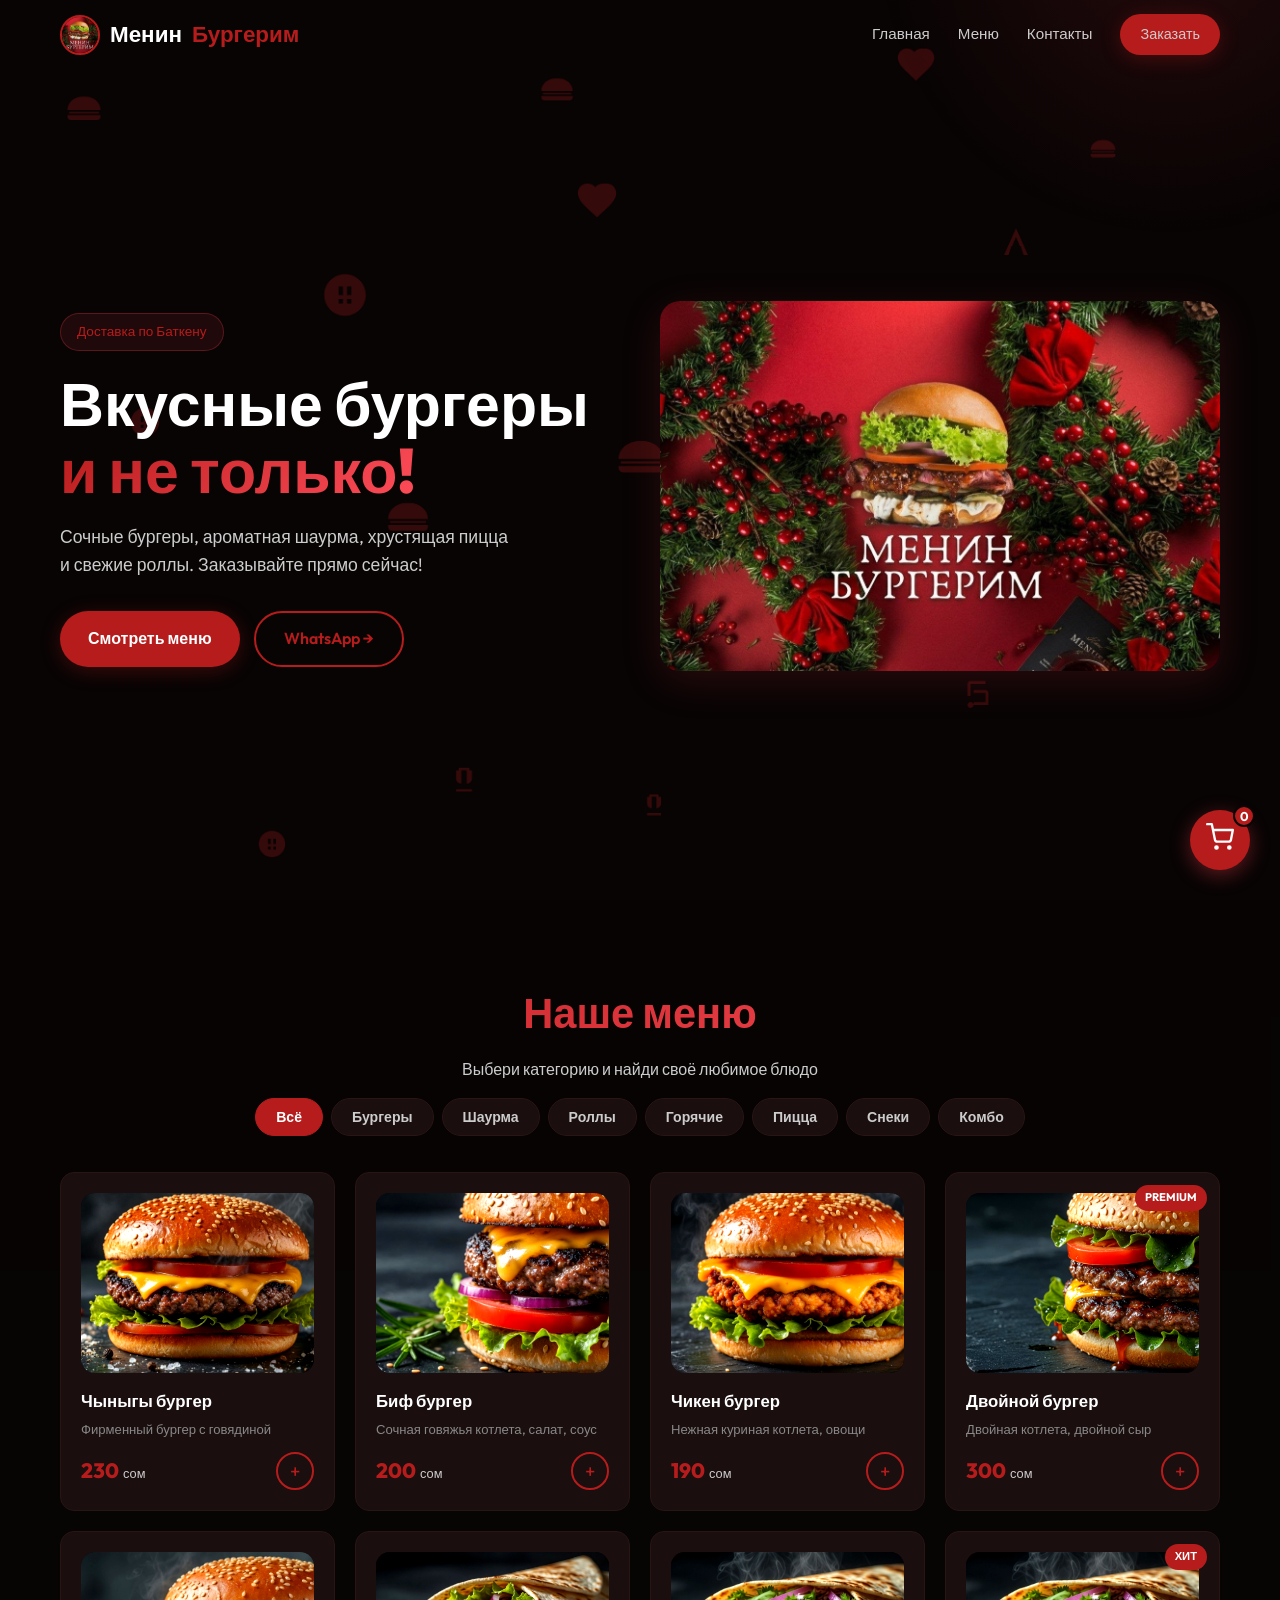
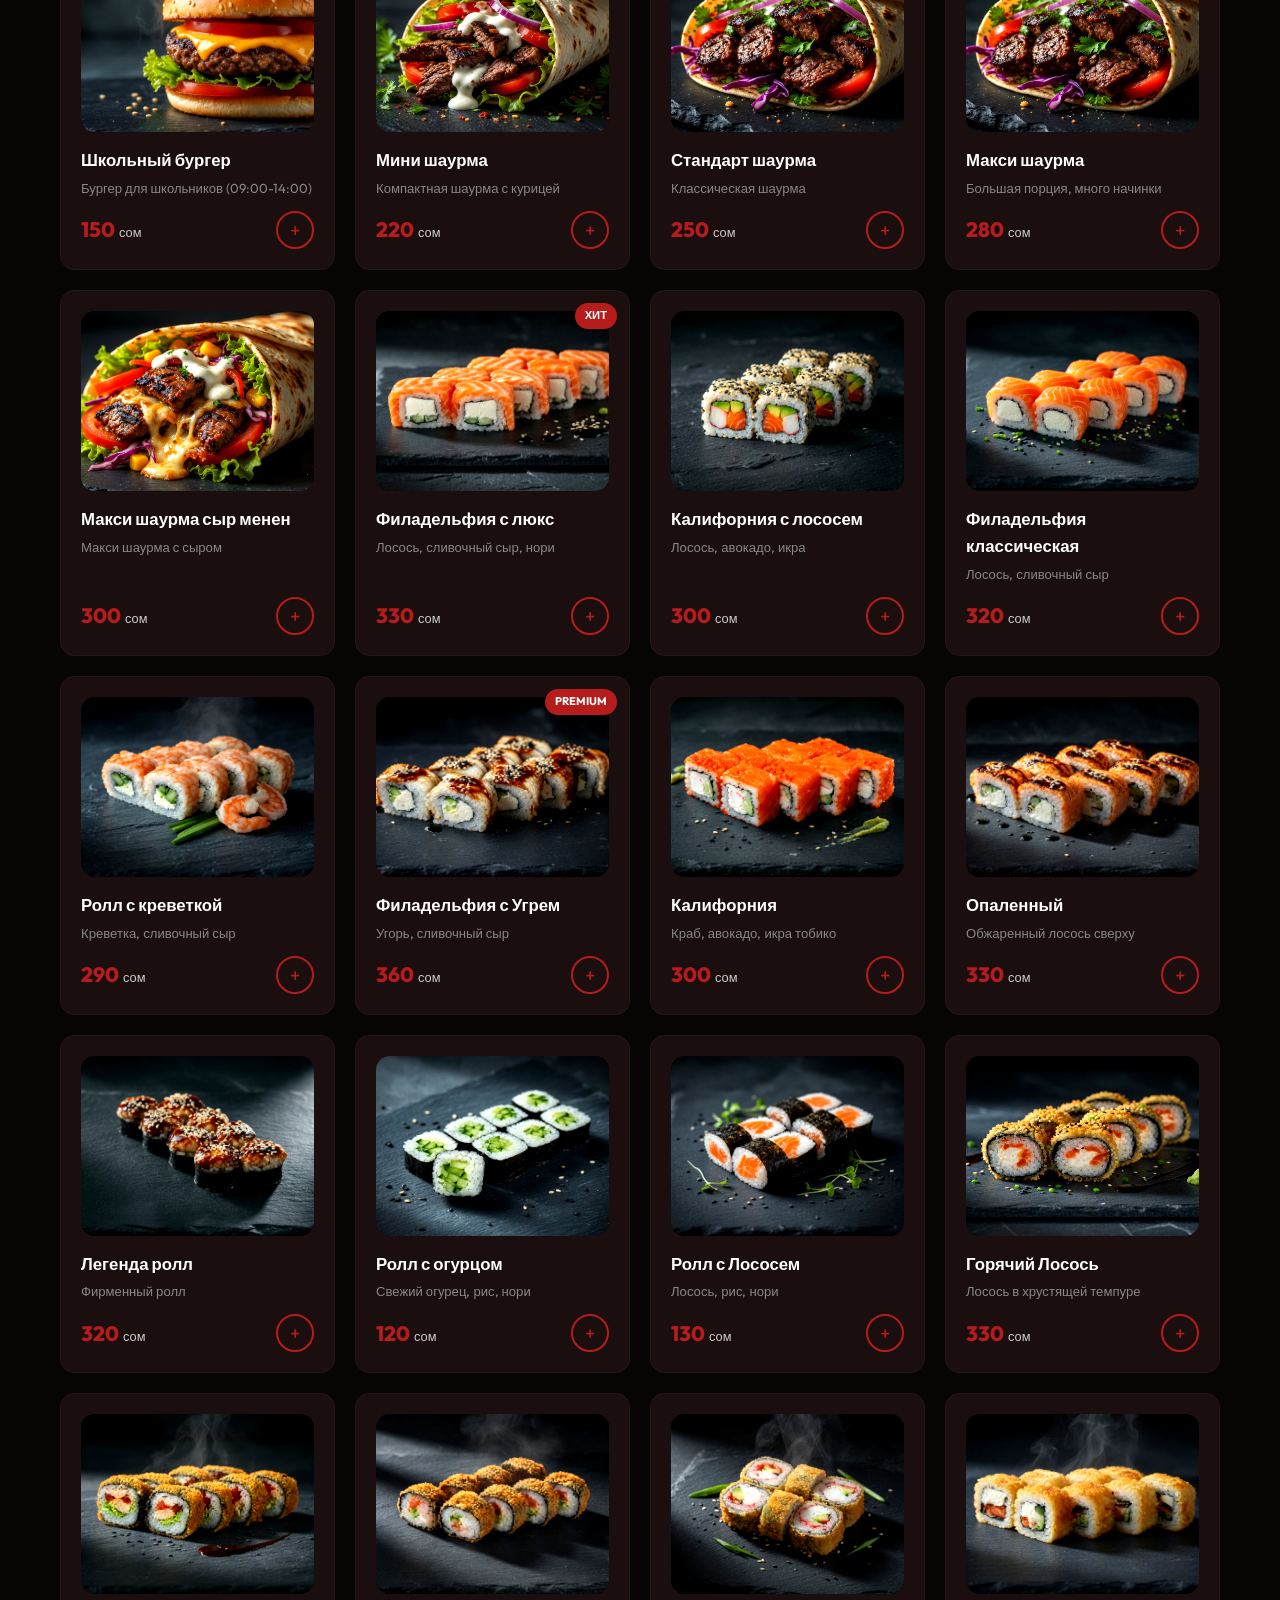
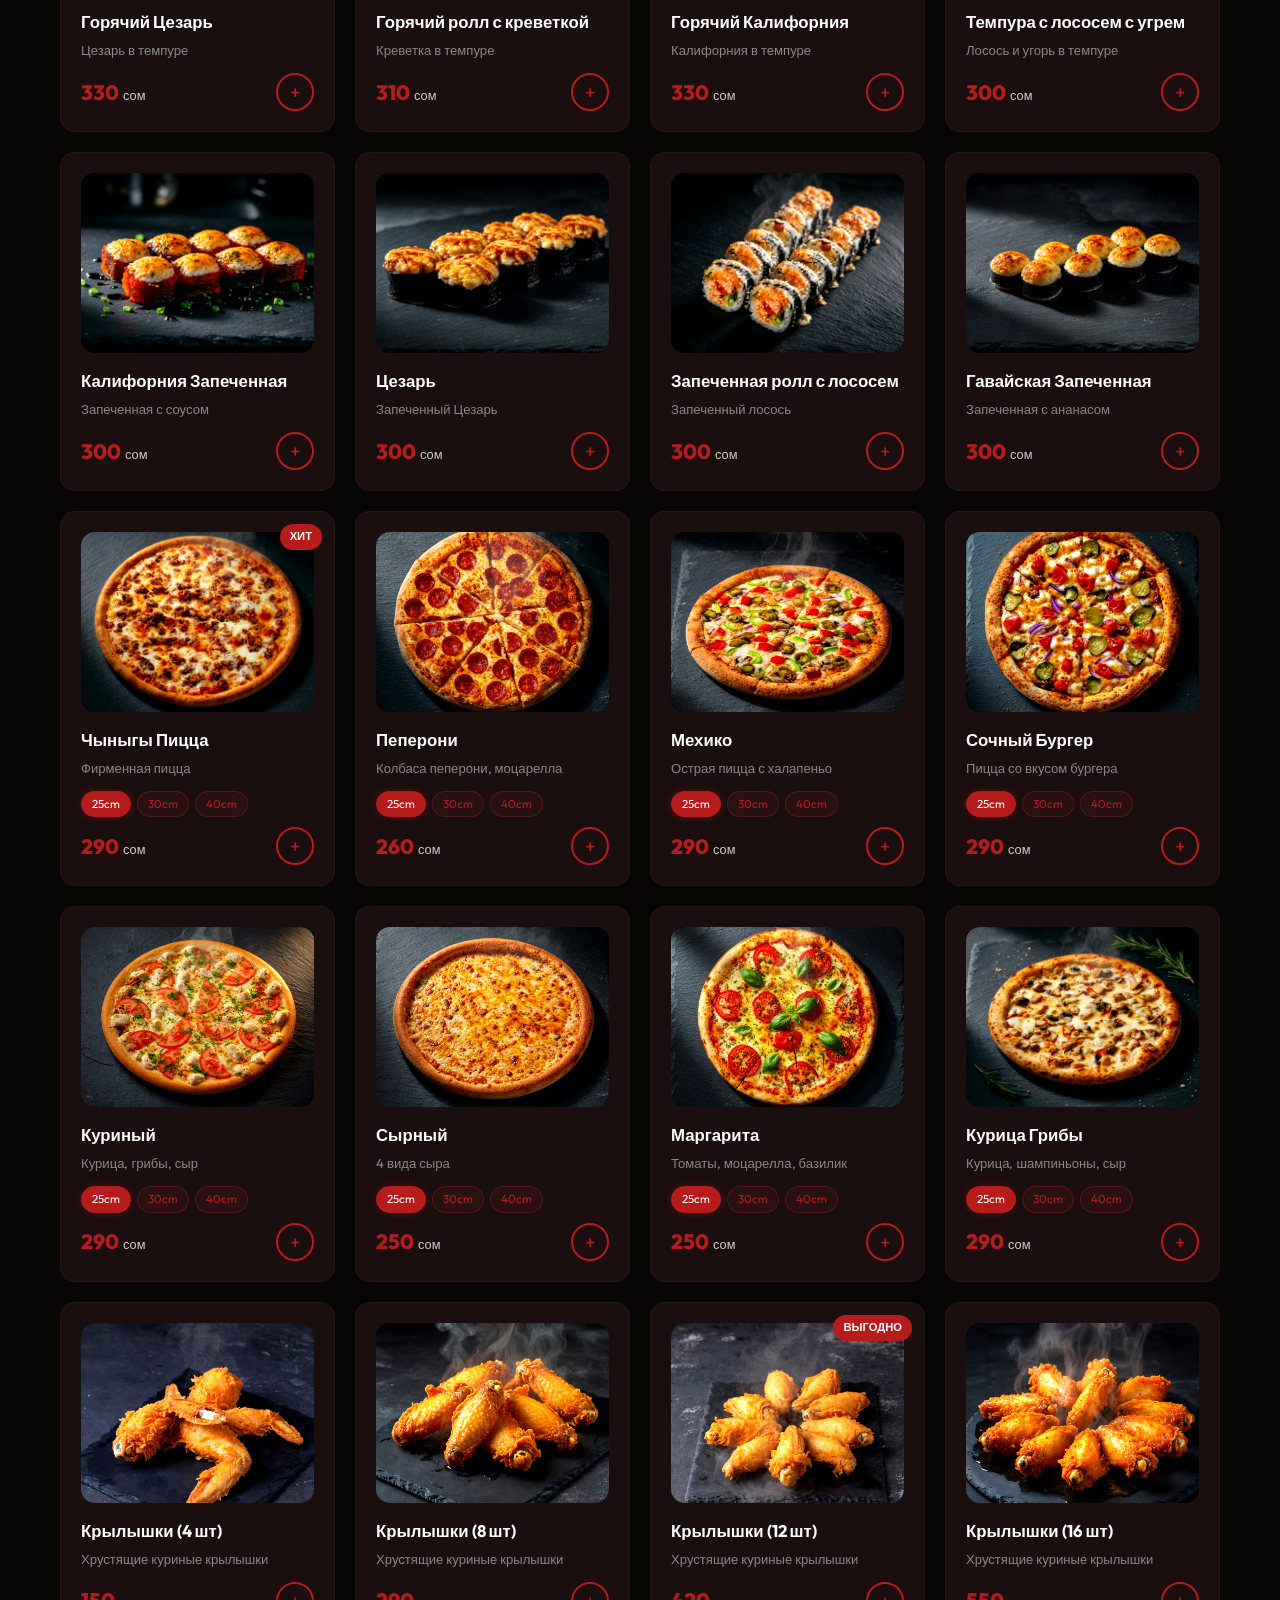
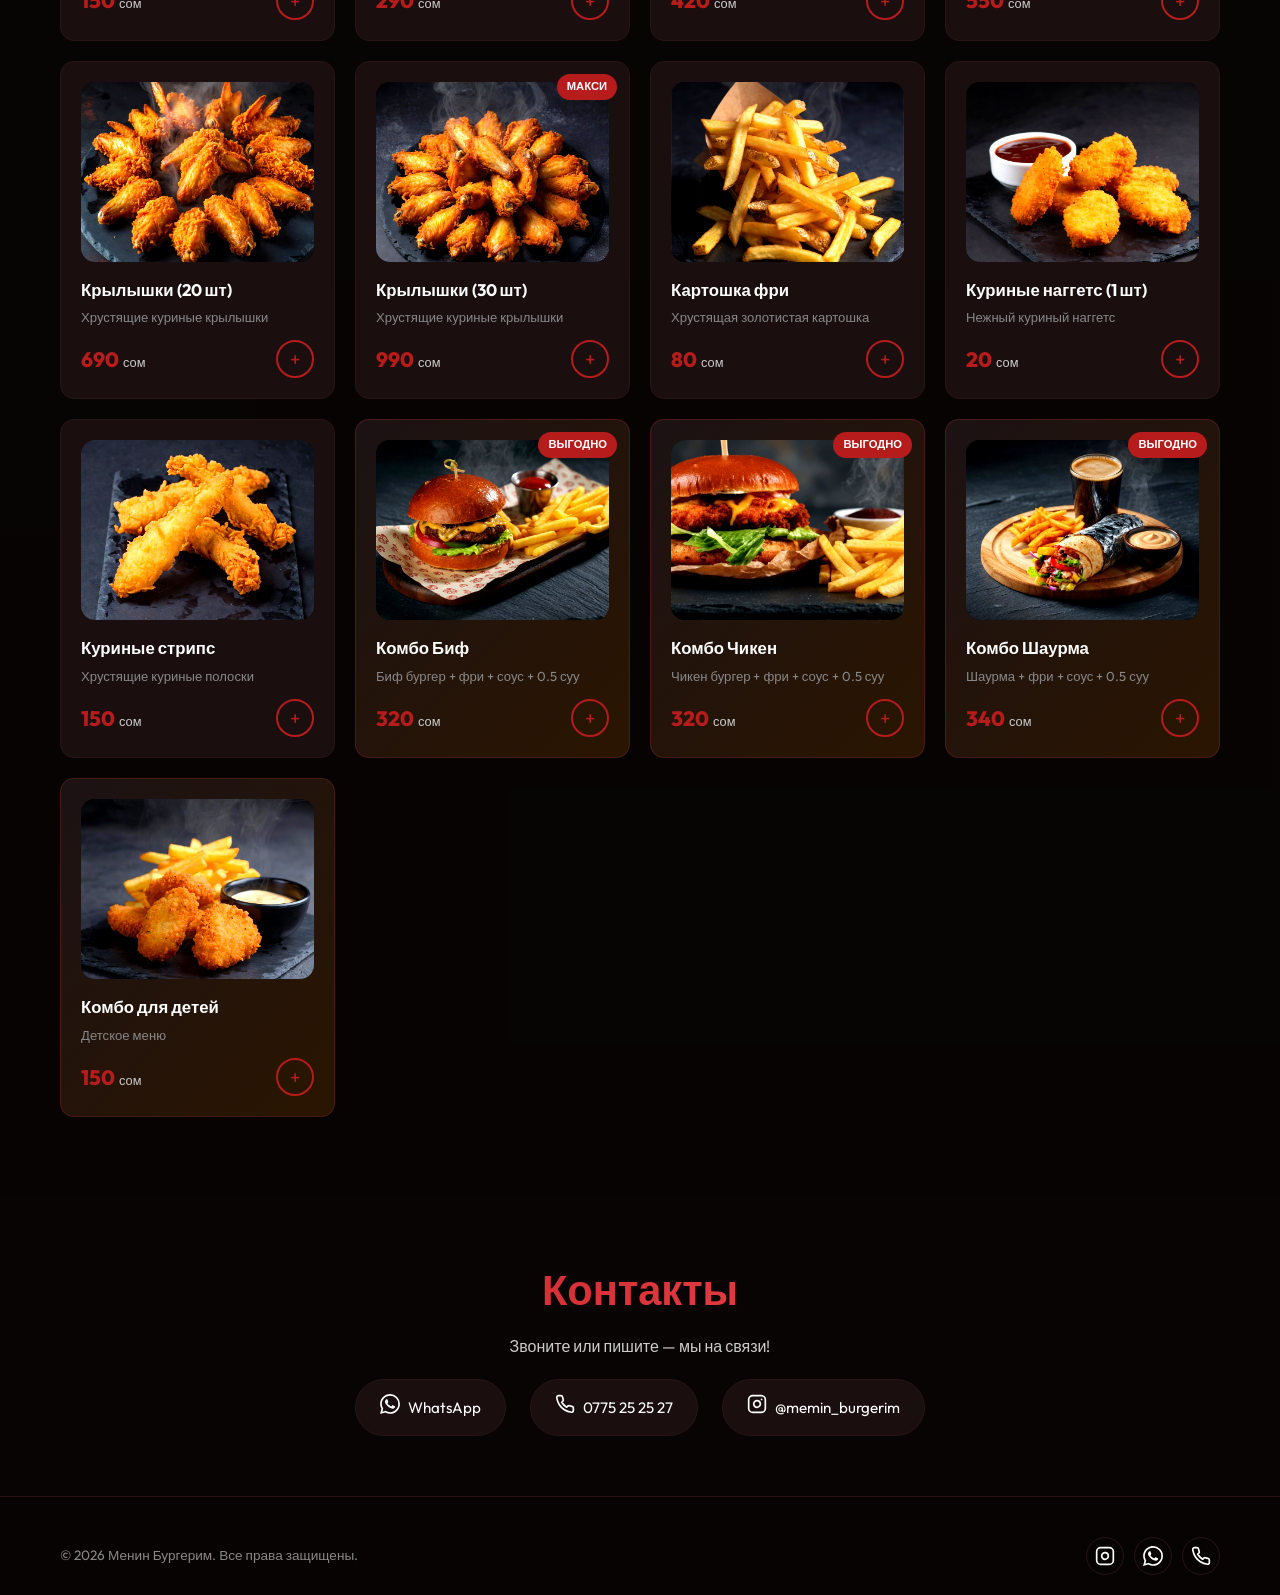
<file: Menin-Burgerim-main/index.html>
<!DOCTYPE html>
<html lang="ru">

<head>
  <meta charset="UTF-8">
  <meta name="viewport" content="width=device-width, initial-scale=1.0">
  <meta name="description" content="Менин Бургерим — бургеры, шаурма, пицца, роллы. Доставка по Баткену.">
  <title>Менин Бургерим — Бургеры, Шаурма, Пицца</title>
  <link rel="stylesheet" href="style.css">
  <link rel="icon" href="menu/logo.jpg" type="image/jpeg">
</head>

<body>
  <!-- ANIMATED FOOD BACKGROUND -->
  <div class="food-bg" aria-hidden="true">
    <div class="food-item" style="--x:5%;--y:10%;--dur:18s;--del:0s;--size:40px"><svg viewBox="0 0 24 24"
        fill="currentColor">
        <path
          d="M2 15h20v1c0 1.1-.9 2-2 2H4c-1.1 0-2-.9-2-2v-1zm0-3c0-4.42 4.03-8 9-8h2c4.97 0 9 3.58 9 8H2zm1 1h18v1H3v-1z" />
      </svg></div>
    <div class="food-item" style="--x:15%;--y:70%;--dur:22s;--del:-3s;--size:35px"><svg viewBox="0 0 24 24"
        fill="currentColor">
        <path d="M12 2L4 20h3l2-6h6l2 6h3L12 2zm0 6l2.5 6h-5L12 8z" />
      </svg></div>
    <div class="food-item" style="--x:25%;--y:30%;--dur:20s;--del:-6s;--size:50px"><svg viewBox="0 0 24 24"
        fill="currentColor">
        <path
          d="M12 2C6.48 2 2 6.48 2 12s4.48 10 10 10 10-4.48 10-10S17.52 2 12 2zm-1 14H9v-2h2v2zm0-4H9V8h2v4zm4 4h-2v-2h2v2zm0-4h-2V8h2v4z" />
      </svg></div>
    <div class="food-item" style="--x:35%;--y:85%;--dur:25s;--del:-2s;--size:32px"><svg viewBox="0 0 24 24"
        fill="currentColor">
        <path d="M8 2v2H6v6c0 2.21 1.79 4 4 4h4c2.21 0 4-1.79 4-4V4h-2V2H8zm2 12V4h4v10h-4zM6 18h12v2H6z" />
      </svg></div>
    <div class="food-item" style="--x:45%;--y:20%;--dur:19s;--del:-8s;--size:42px"><svg viewBox="0 0 24 24"
        fill="currentColor">
        <path
          d="M15.5 2c-1.74 0-3.41.81-4.5 2.09C9.91 2.81 8.24 2 6.5 2 3.42 2 1 4.42 1 7.5c0 3.78 3.4 6.86 8.55 11.54L12 21.35l2.45-2.31C19.6 14.36 23 11.28 23 7.5 23 4.42 20.58 2 17.5 2h-2z" />
      </svg></div>
    <div class="food-item" style="--x:55%;--y:60%;--dur:23s;--del:-4s;--size:44px"><svg viewBox="0 0 24 24"
        fill="currentColor">
        <path
          d="M2 15h20v1c0 1.1-.9 2-2 2H4c-1.1 0-2-.9-2-2v-1zm0-3c0-4.42 4.03-8 9-8h2c4.97 0 9 3.58 9 8H2zm1 1h18v1H3v-1z" />
      </svg></div>
    <div class="food-item" style="--x:65%;--y:40%;--dur:21s;--del:-7s;--size:38px"><svg viewBox="0 0 24 24"
        fill="currentColor">
        <path
          d="M12 2C6.48 2 2 6.48 2 12s4.48 10 10 10 10-4.48 10-10S17.52 2 12 2zm-1 14H9v-2h2v2zm0-4H9V8h2v4zm4 4h-2v-2h2v2zm0-4h-2V8h2v4z" />
      </svg></div>
    <div class="food-item" style="--x:75%;--y:75%;--dur:17s;--del:-1s;--size:36px"><svg viewBox="0 0 24 24"
        fill="currentColor">
        <path
          d="M7 18c-1.1 0-2 .9-2 2s.9 2 2 2 2-.9 2-2-.9-2-2-2zm0-14C5.9 4 5 4.9 5 6v8h2V6h10V4H7zm10 6H9v2h8v6H9v2h10V12c0-1.1-.9-2-2-2z" />
      </svg></div>
    <div class="food-item" style="--x:85%;--y:15%;--dur:24s;--del:-5s;--size:30px"><svg viewBox="0 0 24 24"
        fill="currentColor">
        <path
          d="M2 15h20v1c0 1.1-.9 2-2 2H4c-1.1 0-2-.9-2-2v-1zm0-3c0-4.42 4.03-8 9-8h2c4.97 0 9 3.58 9 8H2zm1 1h18v1H3v-1z" />
      </svg></div>
    <div class="food-item" style="--x:92%;--y:50%;--dur:20s;--del:-9s;--size:46px"><svg viewBox="0 0 24 24"
        fill="currentColor">
        <path d="M12 2L4 20h3l2-6h6l2 6h3L12 2zm0 6l2.5 6h-5L12 8z" />
      </svg></div>
    <div class="food-item" style="--x:10%;--y:45%;--dur:26s;--del:-3s;--size:34px"><svg viewBox="0 0 24 24"
        fill="currentColor">
        <path
          d="M12 2C6.48 2 2 6.48 2 12s4.48 10 10 10 10-4.48 10-10S17.52 2 12 2zm-1 14H9v-2h2v2zm0-4H9V8h2v4zm4 4h-2v-2h2v2zm0-4h-2V8h2v4z" />
      </svg></div>
    <div class="food-item" style="--x:30%;--y:55%;--dur:16s;--del:-6s;--size:48px"><svg viewBox="0 0 24 24"
        fill="currentColor">
        <path
          d="M2 15h20v1c0 1.1-.9 2-2 2H4c-1.1 0-2-.9-2-2v-1zm0-3c0-4.42 4.03-8 9-8h2c4.97 0 9 3.58 9 8H2zm1 1h18v1H3v-1z" />
      </svg></div>
    <div class="food-item" style="--x:50%;--y:88%;--dur:22s;--del:-2s;--size:28px"><svg viewBox="0 0 24 24"
        fill="currentColor">
        <path d="M8 2v2H6v6c0 2.21 1.79 4 4 4h4c2.21 0 4-1.79 4-4V4h-2V2H8zm2 12V4h4v10h-4zM6 18h12v2H6z" />
      </svg></div>
    <div class="food-item" style="--x:70%;--y:5%;--dur:19s;--del:-8s;--size:40px"><svg viewBox="0 0 24 24"
        fill="currentColor">
        <path
          d="M15.5 2c-1.74 0-3.41.81-4.5 2.09C9.91 2.81 8.24 2 6.5 2 3.42 2 1 4.42 1 7.5c0 3.78 3.4 6.86 8.55 11.54L12 21.35l2.45-2.31C19.6 14.36 23 11.28 23 7.5 23 4.42 20.58 2 17.5 2h-2z" />
      </svg></div>
    <div class="food-item" style="--x:88%;--y:35%;--dur:24s;--del:-4s;--size:44px"><svg viewBox="0 0 24 24"
        fill="currentColor">
        <path d="M12 2L4 20h3l2-6h6l2 6h3L12 2zm0 6l2.5 6h-5L12 8z" />
      </svg></div>
    <div class="food-item" style="--x:20%;--y:92%;--dur:21s;--del:-7s;--size:32px"><svg viewBox="0 0 24 24"
        fill="currentColor">
        <path
          d="M12 2C6.48 2 2 6.48 2 12s4.48 10 10 10 10-4.48 10-10S17.52 2 12 2zm-1 14H9v-2h2v2zm0-4H9V8h2v4zm4 4h-2v-2h2v2zm0-4h-2V8h2v4z" />
      </svg></div>
    <div class="food-item" style="--x:42%;--y:8%;--dur:18s;--del:-1s;--size:38px"><svg viewBox="0 0 24 24"
        fill="currentColor">
        <path
          d="M2 15h20v1c0 1.1-.9 2-2 2H4c-1.1 0-2-.9-2-2v-1zm0-3c0-4.42 4.03-8 9-8h2c4.97 0 9 3.58 9 8H2zm1 1h18v1H3v-1z" />
      </svg></div>
    <div class="food-item" style="--x:60%;--y:65%;--dur:25s;--del:-5s;--size:52px"><svg viewBox="0 0 24 24"
        fill="currentColor">
        <path d="M8 2v2H6v6c0 2.21 1.79 4 4 4h4c2.21 0 4-1.79 4-4V4h-2V2H8zm2 12V4h4v10h-4zM6 18h12v2H6z" />
      </svg></div>
    <div class="food-item" style="--x:78%;--y:25%;--dur:20s;--del:-9s;--size:36px"><svg viewBox="0 0 24 24"
        fill="currentColor">
        <path d="M12 2L4 20h3l2-6h6l2 6h3L12 2zm0 6l2.5 6h-5L12 8z" />
      </svg></div>
    <div class="food-item" style="--x:48%;--y:48%;--dur:27s;--del:-3s;--size:54px"><svg viewBox="0 0 24 24"
        fill="currentColor">
        <path
          d="M2 15h20v1c0 1.1-.9 2-2 2H4c-1.1 0-2-.9-2-2v-1zm0-3c0-4.42 4.03-8 9-8h2c4.97 0 9 3.58 9 8H2zm1 1h18v1H3v-1z" />
      </svg></div>
  </div>
  <header class="header" id="header">
    <div class="container">
      <a href="#" class="logo">
        <img src="menu/logo.jpg" alt="Менин Бургерим" class="logo-img">
        Менин<span>Бургерим</span>
      </a>
      <nav class="nav-links" id="navLinks">
        <a href="#home">Главная</a>
        <a href="#menu">Меню</a>
        <a href="#contacts">Контакты</a>
        <a href="https://wa.me/996775252527" class="btn btn-primary" style="padding:9px 20px;font-size:.9rem"
          target="_blank">Заказать</a>
      </nav>
      <div class="burger-menu" id="burgerMenu"><span></span><span></span><span></span></div>
    </div>
  </header>

  <section class="hero" id="home">
    <div class="container">
      <div class="hero-content">
        <div class="hero-badge">Доставка по Баткену</div>
        <h1>Вкусные бургеры<br><span class="hl">и не только!</span></h1>
        <p>Сочные бургеры, ароматная шаурма, хрустящая пицца и свежие роллы. Заказывайте прямо сейчас!</p>
        <div class="hero-buttons">
          <a href="#menu" class="btn btn-primary">Смотреть меню</a>
          <a href="https://wa.me/996775252527" class="btn btn-outline" target="_blank">WhatsApp &rarr;</a>
        </div>
      </div>
      <div class="hero-visual">
        <div class="hero-img-wrapper">
          <img src="menu/glavnoe_foto.jpg" alt="Бургер" class="hero-img">
        </div>
      </div>
    </div>
  </section>

  <section class="menu-section" id="menu">
    <div class="container">
      <h2 class="section-title reveal">Наше меню</h2>
      <p class="section-sub reveal">Выбери категорию и найди своё любимое блюдо</p>
      <div class="tabs reveal" id="tabs">
        <button class="tab active" data-cat="all">Всё</button>
        <button class="tab" data-cat="burgers">Бургеры</button>
        <button class="tab" data-cat="shawarma">Шаурма</button>
        <button class="tab" data-cat="rolls">Роллы</button>
        <button class="tab" data-cat="hot_rolls">Горячие</button>
        <button class="tab" data-cat="pizza">Пицца</button>
        <button class="tab" data-cat="snacks">Снеки</button>
        <button class="tab" data-cat="combo">Комбо</button>
      </div>
      <div class="menu-grid" id="menuGrid">
        <div class="menu-card " data-cat="burgers">
          <div class="card-img-wrapper"><img src="menu/chynygy_burger.jpg" alt="Чыныгы бургер"></div>
          <h3>Чыныгы бургер</h3>
          <p class="desc">Фирменный бургер с говядиной</p>

          <div class="bottom"><span class="price">230 <span class="unit">сом</span></span><button
              class="btn-cart">+</button></div>
        </div>
        <div class="menu-card " data-cat="burgers">
          <div class="card-img-wrapper"><img src="menu/bif_burger.jpg" alt="Биф бургер"></div>
          <h3>Биф бургер</h3>
          <p class="desc">Сочная говяжья котлета, салат, соус</p>

          <div class="bottom"><span class="price">200 <span class="unit">сом</span></span><button
              class="btn-cart">+</button></div>
        </div>
        <div class="menu-card " data-cat="burgers">
          <div class="card-img-wrapper"><img src="menu/chiken_burger.jpg" alt="Чикен бургер"></div>
          <h3>Чикен бургер</h3>
          <p class="desc">Нежная куриная котлета, овощи</p>

          <div class="bottom"><span class="price">190 <span class="unit">сом</span></span><button
              class="btn-cart">+</button></div>
        </div>
        <div class="menu-card " data-cat="burgers">
          <div class="card-img-wrapper"><img src="menu/dvoynoy_burger.jpg" alt="Двойной бургер"></div><span
            class="badge">Premium</span>
          <h3>Двойной бургер</h3>
          <p class="desc">Двойная котлета, двойной сыр</p>

          <div class="bottom"><span class="price">300 <span class="unit">сом</span></span><button
              class="btn-cart">+</button></div>
        </div>
        <div class="menu-card " data-cat="burgers">
          <div class="card-img-wrapper"><img src="menu/shkolnyy_burger.jpg" alt="Школьный бургер"></div>
          <h3>Школьный бургер</h3>
          <p class="desc">Бургер для школьников (09:00-14:00)</p>

          <div class="bottom"><span class="price">150 <span class="unit">сом</span></span><button
              class="btn-cart">+</button></div>
        </div>
        <div class="menu-card " data-cat="shawarma">
          <div class="card-img-wrapper"><img src="menu/mini_shaurma.jpg" alt="Мини шаурма"></div>
          <h3>Мини шаурма</h3>
          <p class="desc">Компактная шаурма с курицей</p>

          <div class="bottom"><span class="price">220 <span class="unit">сом</span></span><button
              class="btn-cart">+</button></div>
        </div>
        <div class="menu-card " data-cat="shawarma">
          <div class="card-img-wrapper"><img src="menu/standart_shaurma.jpg" alt="Стандарт шаурма"></div>
          <h3>Стандарт шаурма</h3>
          <p class="desc">Классическая шаурма</p>

          <div class="bottom"><span class="price">250 <span class="unit">сом</span></span><button
              class="btn-cart">+</button></div>
        </div>
        <div class="menu-card " data-cat="shawarma">
          <div class="card-img-wrapper"><img src="menu/maksi_shaurma.jpg" alt="Макси шаурма"></div><span
            class="badge">Хит</span>
          <h3>Макси шаурма</h3>
          <p class="desc">Большая порция, много начинки</p>

          <div class="bottom"><span class="price">280 <span class="unit">сом</span></span><button
              class="btn-cart">+</button></div>
        </div>
        <div class="menu-card " data-cat="shawarma">
          <div class="card-img-wrapper"><img src="menu/maksi_shaurma_syr.jpg" alt="Макси шаурма сыр менен"></div>
          <h3>Макси шаурма сыр менен</h3>
          <p class="desc">Макси шаурма с сыром</p>

          <div class="bottom"><span class="price">300 <span class="unit">сом</span></span><button
              class="btn-cart">+</button></div>
        </div>
        <div class="menu-card " data-cat="rolls">
          <div class="card-img-wrapper"><img src="menu/filadelfiya_lyuks.jpg" alt="Филадельфия с люкс"></div><span
            class="badge">Хит</span>
          <h3>Филадельфия с люкс</h3>
          <p class="desc">Лосось, сливочный сыр, нори</p>

          <div class="bottom"><span class="price">330 <span class="unit">сом</span></span><button
              class="btn-cart">+</button></div>
        </div>
        <div class="menu-card " data-cat="rolls">
          <div class="card-img-wrapper"><img src="menu/kaliforniya_losos.jpg" alt="Калифорния с лососем"></div>
          <h3>Калифорния с лососем</h3>
          <p class="desc">Лосось, авокадо, икра</p>

          <div class="bottom"><span class="price">300 <span class="unit">сом</span></span><button
              class="btn-cart">+</button></div>
        </div>
        <div class="menu-card " data-cat="rolls">
          <div class="card-img-wrapper"><img src="menu/filadelfiya_klass.jpg" alt="Филадельфия классическая"></div>
          <h3>Филадельфия классическая</h3>
          <p class="desc">Лосось, сливочный сыр</p>

          <div class="bottom"><span class="price">320 <span class="unit">сом</span></span><button
              class="btn-cart">+</button></div>
        </div>
        <div class="menu-card " data-cat="rolls">
          <div class="card-img-wrapper"><img src="menu/roll_krevetka.jpg" alt="Ролл с креветкой"></div>
          <h3>Ролл с креветкой</h3>
          <p class="desc">Креветка, сливочный сыр</p>

          <div class="bottom"><span class="price">290 <span class="unit">сом</span></span><button
              class="btn-cart">+</button></div>
        </div>
        <div class="menu-card " data-cat="rolls">
          <div class="card-img-wrapper"><img src="menu/filadelfiya_ugor.jpg" alt="Филадельфия с Угрем"></div><span
            class="badge">Premium</span>
          <h3>Филадельфия с Угрем</h3>
          <p class="desc">Угорь, сливочный сыр</p>

          <div class="bottom"><span class="price">360 <span class="unit">сом</span></span><button
              class="btn-cart">+</button></div>
        </div>
        <div class="menu-card " data-cat="rolls">
          <div class="card-img-wrapper"><img src="menu/kaliforniya.jpg" alt="Калифорния"></div>
          <h3>Калифорния</h3>
          <p class="desc">Краб, авокадо, икра тобико</p>

          <div class="bottom"><span class="price">300 <span class="unit">сом</span></span><button
              class="btn-cart">+</button></div>
        </div>
        <div class="menu-card " data-cat="rolls">
          <div class="card-img-wrapper"><img src="menu/opalennyy.jpg" alt="Опаленный"></div>
          <h3>Опаленный</h3>
          <p class="desc">Обжаренный лосось сверху</p>

          <div class="bottom"><span class="price">330 <span class="unit">сом</span></span><button
              class="btn-cart">+</button></div>
        </div>
        <div class="menu-card " data-cat="rolls">
          <div class="card-img-wrapper"><img src="menu/legenda_roll.jpg" alt="Легенда ролл"></div>
          <h3>Легенда ролл</h3>
          <p class="desc">Фирменный ролл</p>

          <div class="bottom"><span class="price">320 <span class="unit">сом</span></span><button
              class="btn-cart">+</button></div>
        </div>
        <div class="menu-card " data-cat="rolls">
          <div class="card-img-wrapper"><img src="menu/roll_ogurec.jpg" alt="Ролл с огурцом"></div>
          <h3>Ролл с огурцом</h3>
          <p class="desc">Свежий огурец, рис, нори</p>

          <div class="bottom"><span class="price">120 <span class="unit">сом</span></span><button
              class="btn-cart">+</button></div>
        </div>
        <div class="menu-card " data-cat="rolls">
          <div class="card-img-wrapper"><img src="menu/roll_losos.jpg" alt="Ролл с Лососем"></div>
          <h3>Ролл с Лососем</h3>
          <p class="desc">Лосось, рис, нори</p>

          <div class="bottom"><span class="price">130 <span class="unit">сом</span></span><button
              class="btn-cart">+</button></div>
        </div>
        <div class="menu-card " data-cat="hot_rolls">
          <div class="card-img-wrapper"><img src="menu/goryachiy_losos.jpg" alt="Горячий Лосось"></div>
          <h3>Горячий Лосось</h3>
          <p class="desc">Лосось в хрустящей темпуре</p>

          <div class="bottom"><span class="price">330 <span class="unit">сом</span></span><button
              class="btn-cart">+</button></div>
        </div>
        <div class="menu-card " data-cat="hot_rolls">
          <div class="card-img-wrapper"><img src="menu/goryachiy_tsezar.jpg" alt="Горячий Цезарь"></div>
          <h3>Горячий Цезарь</h3>
          <p class="desc">Цезарь в темпуре</p>

          <div class="bottom"><span class="price">330 <span class="unit">сом</span></span><button
              class="btn-cart">+</button></div>
        </div>
        <div class="menu-card " data-cat="hot_rolls">
          <div class="card-img-wrapper"><img src="menu/goryachiy_krevetka.jpg" alt="Горячий ролл с креветкой"></div>
          <h3>Горячий ролл с креветкой</h3>
          <p class="desc">Креветка в темпуре</p>

          <div class="bottom"><span class="price">310 <span class="unit">сом</span></span><button
              class="btn-cart">+</button></div>
        </div>
        <div class="menu-card " data-cat="hot_rolls">
          <div class="card-img-wrapper"><img src="menu/goryachiy_kaliforniya.jpg" alt="Горячий Калифорния"></div>
          <h3>Горячий Калифорния</h3>
          <p class="desc">Калифорния в темпуре</p>

          <div class="bottom"><span class="price">330 <span class="unit">сом</span></span><button
              class="btn-cart">+</button></div>
        </div>
        <div class="menu-card " data-cat="hot_rolls">
          <div class="card-img-wrapper"><img src="menu/tempura_losos_ugor.jpg" alt="Темпура с лососем с угрем"></div>
          <h3>Темпура с лососем с угрем</h3>
          <p class="desc">Лосось и угорь в темпуре</p>

          <div class="bottom"><span class="price">300 <span class="unit">сом</span></span><button
              class="btn-cart">+</button></div>
        </div>
        <div class="menu-card " data-cat="hot_rolls">
          <div class="card-img-wrapper"><img src="menu/kaliforniya_zap.jpg" alt="Калифорния Запеченная"></div>
          <h3>Калифорния Запеченная</h3>
          <p class="desc">Запеченная с соусом</p>

          <div class="bottom"><span class="price">300 <span class="unit">сом</span></span><button
              class="btn-cart">+</button></div>
        </div>
        <div class="menu-card " data-cat="hot_rolls">
          <div class="card-img-wrapper"><img src="menu/tsezar.jpg" alt="Цезарь"></div>
          <h3>Цезарь</h3>
          <p class="desc">Запеченный Цезарь</p>

          <div class="bottom"><span class="price">300 <span class="unit">сом</span></span><button
              class="btn-cart">+</button></div>
        </div>
        <div class="menu-card " data-cat="hot_rolls">
          <div class="card-img-wrapper"><img src="menu/zap_roll_losos.jpg" alt="Запеченная ролл с лососем"></div>
          <h3>Запеченная ролл с лососем</h3>
          <p class="desc">Запеченный лосось</p>

          <div class="bottom"><span class="price">300 <span class="unit">сом</span></span><button
              class="btn-cart">+</button></div>
        </div>
        <div class="menu-card " data-cat="hot_rolls">
          <div class="card-img-wrapper"><img src="menu/gavayskaya_zap.jpg" alt="Гавайская Запеченная"></div>
          <h3>Гавайская Запеченная</h3>
          <p class="desc">Запеченная с ананасом</p>

          <div class="bottom"><span class="price">300 <span class="unit">сом</span></span><button
              class="btn-cart">+</button></div>
        </div>
        <div class="menu-card " data-cat="pizza" data-prices='{"25cm":290, "30cm":420, "40cm":600}'>
          <div class="card-img-wrapper"><img src="menu/chynygy_pizza.jpg" alt="Чыныгы Пицца"></div><span
            class="badge">Хит</span>
          <h3>Чыныгы Пицца</h3>
          <p class="desc">Фирменная пицца</p>
          <div class="sizes">
            <span class="size-pill active" data-size="25cm">25cm</span>
            <span class="size-pill" data-size="30cm">30cm</span>
            <span class="size-pill" data-size="40cm">40cm</span>
          </div>
          <div class="bottom"><span class="price">290 <span class="unit">сом</span></span><button
              class="btn-cart">+</button></div>
        </div>
        <div class="menu-card " data-cat="pizza" data-prices='{"25cm":260, "30cm":360, "40cm":550}'>
          <div class="card-img-wrapper"><img src="menu/peperoni.jpg" alt="Пеперони"></div>
          <h3>Пеперони</h3>
          <p class="desc">Колбаса пеперони, моцарелла</p>
          <div class="sizes">
            <span class="size-pill active" data-size="25cm">25cm</span>
            <span class="size-pill" data-size="30cm">30cm</span>
            <span class="size-pill" data-size="40cm">40cm</span>
          </div>
          <div class="bottom"><span class="price">260 <span class="unit">сом</span></span><button
              class="btn-cart">+</button></div>
        </div>
        <div class="menu-card " data-cat="pizza" data-prices='{"25cm":290, "30cm":420, "40cm":600}'>
          <div class="card-img-wrapper"><img src="menu/mehiko.jpg" alt="Мехико"></div>
          <h3>Мехико</h3>
          <p class="desc">Острая пицца с халапеньо</p>
          <div class="sizes">
            <span class="size-pill active" data-size="25cm">25cm</span>
            <span class="size-pill" data-size="30cm">30cm</span>
            <span class="size-pill" data-size="40cm">40cm</span>
          </div>
          <div class="bottom"><span class="price">290 <span class="unit">сом</span></span><button
              class="btn-cart">+</button></div>
        </div>
        <div class="menu-card " data-cat="pizza" data-prices='{"25cm":290, "30cm":420, "40cm":600}'>
          <div class="card-img-wrapper"><img src="menu/sochnyy_burger_pizza.jpg" alt="Сочный Бургер"></div>
          <h3>Сочный Бургер</h3>
          <p class="desc">Пицца со вкусом бургера</p>
          <div class="sizes">
            <span class="size-pill active" data-size="25cm">25cm</span>
            <span class="size-pill" data-size="30cm">30cm</span>
            <span class="size-pill" data-size="40cm">40cm</span>
          </div>
          <div class="bottom"><span class="price">290 <span class="unit">сом</span></span><button
              class="btn-cart">+</button></div>
        </div>
        <div class="menu-card " data-cat="pizza" data-prices='{"25cm":290, "30cm":420, "40cm":600}'>
          <div class="card-img-wrapper"><img src="menu/kurinyy_pizza.jpg" alt="Куриный"></div>
          <h3>Куриный</h3>
          <p class="desc">Курица, грибы, сыр</p>
          <div class="sizes">
            <span class="size-pill active" data-size="25cm">25cm</span>
            <span class="size-pill" data-size="30cm">30cm</span>
            <span class="size-pill" data-size="40cm">40cm</span>
          </div>
          <div class="bottom"><span class="price">290 <span class="unit">сом</span></span><button
              class="btn-cart">+</button></div>
        </div>
        <div class="menu-card " data-cat="pizza" data-prices='{"25cm":250, "30cm":300, "40cm":500}'>
          <div class="card-img-wrapper"><img src="menu/syrnyy_pizza.jpg" alt="Сырный"></div>
          <h3>Сырный</h3>
          <p class="desc">4 вида сыра</p>
          <div class="sizes">
            <span class="size-pill active" data-size="25cm">25cm</span>
            <span class="size-pill" data-size="30cm">30cm</span>
            <span class="size-pill" data-size="40cm">40cm</span>
          </div>
          <div class="bottom"><span class="price">250 <span class="unit">сом</span></span><button
              class="btn-cart">+</button></div>
        </div>
        <div class="menu-card " data-cat="pizza" data-prices='{"25cm":250, "30cm":300, "40cm":500}'>
          <div class="card-img-wrapper"><img src="menu/margarita.jpg" alt="Маргарита"></div>
          <h3>Маргарита</h3>
          <p class="desc">Томаты, моцарелла, базилик</p>
          <div class="sizes">
            <span class="size-pill active" data-size="25cm">25cm</span>
            <span class="size-pill" data-size="30cm">30cm</span>
            <span class="size-pill" data-size="40cm">40cm</span>
          </div>
          <div class="bottom"><span class="price">250 <span class="unit">сом</span></span><button
              class="btn-cart">+</button></div>
        </div>
        <div class="menu-card " data-cat="pizza" data-prices='{"25cm":290, "30cm":420, "40cm":600}'>
          <div class="card-img-wrapper"><img src="menu/kuritsa_griby.jpg" alt="Курица Грибы"></div>
          <h3>Курица Грибы</h3>
          <p class="desc">Курица, шампиньоны, сыр</p>
          <div class="sizes">
            <span class="size-pill active" data-size="25cm">25cm</span>
            <span class="size-pill" data-size="30cm">30cm</span>
            <span class="size-pill" data-size="40cm">40cm</span>
          </div>
          <div class="bottom"><span class="price">290 <span class="unit">сом</span></span><button
              class="btn-cart">+</button></div>
        </div>
        <div class="menu-card " data-cat="snacks">
          <div class="card-img-wrapper"><img src="menu/krylyshki_4.jpg" alt="Крылышки (4 шт)"></div>
          <h3>Крылышки (4 шт)</h3>
          <p class="desc">Хрустящие куриные крылышки</p>

          <div class="bottom"><span class="price">150 <span class="unit">сом</span></span><button
              class="btn-cart">+</button></div>
        </div>
        <div class="menu-card " data-cat="snacks">
          <div class="card-img-wrapper"><img src="menu/krylyshki_8.jpg" alt="Крылышки (8 шт)"></div>
          <h3>Крылышки (8 шт)</h3>
          <p class="desc">Хрустящие куриные крылышки</p>

          <div class="bottom"><span class="price">290 <span class="unit">сом</span></span><button
              class="btn-cart">+</button></div>
        </div>
        <div class="menu-card " data-cat="snacks">
          <div class="card-img-wrapper"><img src="menu/krylyshki_12.jpg" alt="Крылышки (12 шт)"></div><span
            class="badge">Выгодно</span>
          <h3>Крылышки (12 шт)</h3>
          <p class="desc">Хрустящие куриные крылышки</p>

          <div class="bottom"><span class="price">420 <span class="unit">сом</span></span><button
              class="btn-cart">+</button></div>
        </div>
        <div class="menu-card " data-cat="snacks">
          <div class="card-img-wrapper"><img src="menu/krylyshki_16.jpg" alt="Крылышки (16 шт)"></div>
          <h3>Крылышки (16 шт)</h3>
          <p class="desc">Хрустящие куриные крылышки</p>

          <div class="bottom"><span class="price">550 <span class="unit">сом</span></span><button
              class="btn-cart">+</button></div>
        </div>
        <div class="menu-card " data-cat="snacks">
          <div class="card-img-wrapper"><img src="menu/krylyshki_20.jpg" alt="Крылышки (20 шт)"></div>
          <h3>Крылышки (20 шт)</h3>
          <p class="desc">Хрустящие куриные крылышки</p>

          <div class="bottom"><span class="price">690 <span class="unit">сом</span></span><button
              class="btn-cart">+</button></div>
        </div>
        <div class="menu-card " data-cat="snacks">
          <div class="card-img-wrapper"><img src="menu/krylyshki_30.jpg" alt="Крылышки (30 шт)"></div><span
            class="badge">Макси</span>
          <h3>Крылышки (30 шт)</h3>
          <p class="desc">Хрустящие куриные крылышки</p>

          <div class="bottom"><span class="price">990 <span class="unit">сом</span></span><button
              class="btn-cart">+</button></div>
        </div>
        <div class="menu-card " data-cat="snacks">
          <div class="card-img-wrapper"><img src="menu/kartoshka_fri.jpg" alt="Картошка фри"></div>
          <h3>Картошка фри</h3>
          <p class="desc">Хрустящая золотистая картошка</p>

          <div class="bottom"><span class="price">80 <span class="unit">сом</span></span><button
              class="btn-cart">+</button></div>
        </div>
        <div class="menu-card " data-cat="snacks">
          <div class="card-img-wrapper"><img src="menu/naggets.jpg" alt="Куриные наггетс (1 шт)"></div>
          <h3>Куриные наггетс (1 шт)</h3>
          <p class="desc">Нежный куриный наггетс</p>

          <div class="bottom"><span class="price">20 <span class="unit">сом</span></span><button
              class="btn-cart">+</button></div>
        </div>
        <div class="menu-card " data-cat="snacks">
          <div class="card-img-wrapper"><img src="menu/strips.jpg" alt="Куриные стрипс"></div>
          <h3>Куриные стрипс</h3>
          <p class="desc">Хрустящие куриные полоски</p>

          <div class="bottom"><span class="price">150 <span class="unit">сом</span></span><button
              class="btn-cart">+</button></div>
        </div>
        <div class="menu-card combo" data-cat="combo">
          <div class="card-img-wrapper"><img src="menu/kombo_bif.jpg" alt="Комбо Биф"></div><span
            class="badge">Выгодно</span>
          <h3>Комбо Биф</h3>
          <p class="desc">Биф бургер + фри + соус + 0.5 суу</p>

          <div class="bottom"><span class="price">320 <span class="unit">сом</span></span><button
              class="btn-cart">+</button></div>
        </div>
        <div class="menu-card combo" data-cat="combo">
          <div class="card-img-wrapper"><img src="menu/kombo_chiken.jpg" alt="Комбо Чикен"></div><span
            class="badge">Выгодно</span>
          <h3>Комбо Чикен</h3>
          <p class="desc">Чикен бургер + фри + соус + 0.5 суу</p>

          <div class="bottom"><span class="price">320 <span class="unit">сом</span></span><button
              class="btn-cart">+</button></div>
        </div>
        <div class="menu-card combo" data-cat="combo">
          <div class="card-img-wrapper"><img src="menu/kombo_shaurma.jpg" alt="Комбо Шаурма"></div><span
            class="badge">Выгодно</span>
          <h3>Комбо Шаурма</h3>
          <p class="desc">Шаурма + фри + соус + 0.5 суу</p>

          <div class="bottom"><span class="price">340 <span class="unit">сом</span></span><button
              class="btn-cart">+</button></div>
        </div>
        <div class="menu-card combo" data-cat="combo">
          <div class="card-img-wrapper"><img src="menu/kombo_deti.jpg" alt="Комбо для детей"></div>
          <h3>Комбо для детей</h3>
          <p class="desc">Детское меню</p>

          <div class="bottom"><span class="price">150 <span class="unit">сом</span></span><button
              class="btn-cart">+</button></div>
        </div>

      </div>
    </div>
  </section>

  <section class="contacts" id="contacts">
    <div class="container">
      <h2 class="section-title reveal">Контакты</h2>
      <p class="section-sub reveal">Звоните или пишите — мы на связи!</p>
      <div class="contact-row reveal">
        <a href="https://wa.me/996775252527" class="contact-item" target="_blank"><span class="icon"><svg width="20"
              height="20" viewBox="0 0 24 24" fill="currentColor">
              <path
                d="M17.472 14.382c-.297-.149-1.758-.867-2.03-.967-.273-.099-.471-.148-.67.15-.197.297-.767.966-.94 1.164-.173.199-.347.223-.644.075-.297-.15-1.255-.463-2.39-1.475-.883-.788-1.48-1.761-1.653-2.059-.173-.297-.018-.458.13-.606.134-.133.298-.347.446-.52.149-.174.198-.298.298-.497.099-.198.05-.371-.025-.52-.075-.149-.669-1.612-.916-2.207-.242-.579-.487-.5-.669-.51-.173-.008-.371-.01-.57-.01-.198 0-.52.074-.792.372-.272.297-1.04 1.016-1.04 2.479 0 1.462 1.065 2.875 1.213 3.074.149.198 2.096 3.2 5.077 4.487.709.306 1.262.489 1.694.625.712.227 1.36.195 1.871.118.571-.085 1.758-.719 2.006-1.413.248-.694.248-1.289.173-1.413-.074-.124-.272-.198-.57-.347m-5.421 7.403h-.004a9.87 9.87 0 0 1-5.031-1.378l-.361-.214-3.741.982.998-3.648-.235-.374a9.86 9.86 0 0 1-1.51-5.26c.001-5.45 4.436-9.884 9.888-9.884 2.64 0 5.122 1.03 6.988 2.898a9.825 9.825 0 0 1 2.893 6.994c-.003 5.45-4.437 9.884-9.885 9.884m8.413-18.297A11.815 11.815 0 0 0 12.05 0C5.495 0 .16 5.335.157 11.892c0 2.096.547 4.142 1.588 5.945L.057 24l6.305-1.654a11.882 11.882 0 0 0 5.683 1.448h.005c6.554 0 11.89-5.335 11.893-11.893a11.821 11.821 0 0 0-3.48-8.413z" />
            </svg></span> WhatsApp</a>
        <a href="tel:+996775252527" class="contact-item"><span class="icon"><svg width="20" height="20"
              viewBox="0 0 24 24" fill="none" stroke="currentColor" stroke-width="2" stroke-linecap="round"
              stroke-linejoin="round">
              <path
                d="M22 16.92v3a2 2 0 0 1-2.18 2 19.79 19.79 0 0 1-8.63-3.07 19.5 19.5 0 0 1-6-6 19.79 19.79 0 0 1-3.07-8.67A2 2 0 0 1 4.11 2h3a2 2 0 0 1 2 1.72c.127.96.361 1.903.7 2.81a2 2 0 0 1-.45 2.11L8.09 9.91a16 16 0 0 0 6 6l1.27-1.27a2 2 0 0 1 2.11-.45c.907.339 1.85.573 2.81.7A2 2 0 0 1 22 16.92z" />
            </svg></span> 0775 25 25 27</a>
        <a href="https://instagram.com/menin.burgerim"" class=" contact-item" target="_blank"><span class="icon"><svg
              width="20" height="20" viewBox="0 0 24 24" fill="none" stroke="currentColor" stroke-width="2"
              stroke-linecap="round" stroke-linejoin="round">
              <rect x="2" y="2" width="20" height="20" rx="5" ry="5" />
              <path d="M16 11.37A4 4 0 1 1 12.63 8 4 4 0 0 1 16 11.37z" />
              <line x1="17.5" y1="6.5" x2="17.51" y2="6.5" />
            </svg></span> @memin_burgerim</a>
      </div>
    </div>
  </section>

  <footer class="footer">
    <div class="container">
      <div class="footer-inner">
        <span class="footer-copy">&copy; 2026 Менин Бургерим. Все права защищены.</span>
        <div class="footer-socials">
          <a href="https://instagram.com/menin.burgerim" target="_blank"><svg width="20" height="20" viewBox="0 0 24 24"
              fill="none" stroke="currentColor" stroke-width="2">
              <rect x="2" y="2" width="20" height="20" rx="5" ry="5" />
              <path d="M16 11.37A4 4 0 1 1 12.63 8 4 4 0 0 1 16 11.37z" />
              <line x1="17.5" y1="6.5" x2="17.51" y2="6.5" />
            </svg></a>
          <a href="https://wa.me/996775252527" target="_blank"><svg width="20" height="20" viewBox="0 0 24 24"
              fill="currentColor">
              <path
                d="M17.472 14.382c-.297-.149-1.758-.867-2.03-.967-.273-.099-.471-.148-.67.15-.197.297-.767.966-.94 1.164-.173.199-.347.223-.644.075-.297-.15-1.255-.463-2.39-1.475-.883-.788-1.48-1.761-1.653-2.059-.173-.297-.018-.458.13-.606.134-.133.298-.347.446-.52.149-.174.198-.298.298-.497.099-.198.05-.371-.025-.52-.075-.149-.669-1.612-.916-2.207-.242-.579-.487-.5-.669-.51-.173-.008-.371-.01-.57-.01-.198 0-.52.074-.792.372-.272.297-1.04 1.016-1.04 2.479 0 1.462 1.065 2.875 1.213 3.074.149.198 2.096 3.2 5.077 4.487.709.306 1.262.489 1.694.625.712.227 1.36.195 1.871.118.571-.085 1.758-.719 2.006-1.413.248-.694.248-1.289.173-1.413-.074-.124-.272-.198-.57-.347m-5.421 7.403h-.004a9.87 9.87 0 0 1-5.031-1.378l-.361-.214-3.741.982.998-3.648-.235-.374a9.86 9.86 0 0 1-1.51-5.26c.001-5.45 4.436-9.884 9.888-9.884 2.64 0 5.122 1.03 6.988 2.898a9.825 9.825 0 0 1 2.893 6.994c-.003 5.45-4.437 9.884-9.885 9.884m8.413-18.297A11.815 11.815 0 0 0 12.05 0C5.495 0 .16 5.335.157 11.892c0 2.096.547 4.142 1.588 5.945L.057 24l6.305-1.654a11.882 11.882 0 0 0 5.683 1.448h.005c6.554 0 11.89-5.335 11.893-11.893a11.821 11.821 0 0 0-3.48-8.413z" />
            </svg></a>
          <a href="tel:+996775252527"><svg width="20" height="20" viewBox="0 0 24 24" fill="none" stroke="currentColor"
              stroke-width="2">
              <path
                d="M22 16.92v3a2 2 0 0 1-2.18 2 19.79 19.79 0 0 1-8.63-3.07 19.5 19.5 0 0 1-6-6 19.79 19.79 0 0 1-3.07-8.67A2 2 0 0 1 4.11 2h3a2 2 0 0 1 2 1.72c.127.96.361 1.903.7 2.81a2 2 0 0 1-.45 2.11L8.09 9.91a16 16 0 0 0 6 6l1.27-1.27a2 2 0 0 1 2.11-.45c.907.339 1.85.573 2.81.7A2 2 0 0 1 22 16.92z" />
            </svg></a>
        </div>
      </div>
    </div>
  </footer>

  <!-- CART UI -->
  <div class="cart-overlay" id="cartOverlay"></div>
  <div class="cart-sidebar" id="cartSidebar">
    <div class="cart-header">
      <h2>Корзина</h2>
      <button class="cart-close" id="cartClose">&#10005;</button>
    </div>
    <div class="cart-items" id="cartItems">
      <div class="cart-empty" style="display:flex;align-items:center;justify-content:center;gap:8px;">Корзина пуста <svg
          width="24" height="24" viewBox="0 0 24 24" fill="none" stroke="currentColor" stroke-width="2"
          stroke-linecap="round" stroke-linejoin="round">
          <circle cx="9" cy="21" r="1" />
          <circle cx="20" cy="21" r="1" />
          <path d="M1 1h4l2.68 13.39a2 2 0 0 0 2 1.61h9.72a2 2 0 0 0 2-1.61L23 6H6" />
        </svg></div>
    </div>
    <div class="cart-footer">
      <div class="cart-total"><span>Итого:</span><span id="cartTotalPrice">0</span></div>
      <div class="cart-input-group">
        <label for="cartAddress" class="cart-input-label">Адрес доставки</label>
        <input type="text" id="cartAddress" placeholder="Улица, дом, квартира..." class="cart-input">
      </div>
      <div class="cart-actions">
        <button class="btn-clear" id="btnClearCart" title="Очистить корзину"><svg width="18" height="18"
            viewBox="0 0 24 24" fill="none" stroke="currentColor" stroke-width="2" stroke-linecap="round"
            stroke-linejoin="round">
            <polyline points="3 6 5 6 21 6" />
            <path d="M19 6v14a2 2 0 0 1-2 2H7a2 2 0 0 1-2-2V6m3 0V4a2 2 0 0 1 2-2h4a2 2 0 0 1 2 2v2" />
          </svg></button>
        <button class="btn btn-primary btn-order btn-order-full" id="btnOrderWhatsapp">Оформить заказ</button>
      </div>
    </div>
  </div>

  <button class="cart-floating-btn" id="cartFloatingBtn">
    <span class="cart-icon"><svg width="28" height="28" viewBox="0 0 24 24" fill="none" stroke="currentColor"
        stroke-width="2" stroke-linecap="round" stroke-linejoin="round">
        <circle cx="9" cy="21" r="1" />
        <circle cx="20" cy="21" r="1" />
        <path d="M1 1h4l2.68 13.39a2 2 0 0 0 2 1.61h9.72a2 2 0 0 0 2-1.61L23 6H6" />
      </svg></span>
    <span class="cart-badge" id="cartBadge">0</span>
  </button>

  <script src="script.js"></script>
</body>

</html>
</file>
<file: style.css>
@import url('https://fonts.googleapis.com/css2?family=Outfit:wght@300;400;500;600;700;800;900&display=swap');

:root {
  --bg: #0a0606;
  --bg2: #080505;
  --card: #1a0e0e;
  --accent: #b71c1c;
  --accent-light: #d32f2f;
  --accent-glow: rgba(183,28,28,0.3);
  --red: #b71c1c;
  --text: #fff;
  --text2: #ccc;
  --text3: #888;
  --border: #2a1515;
  --radius: 14px;
  --tr: .3s cubic-bezier(.4,0,.2,1);
}

*,*::before,*::after{margin:0;padding:0;box-sizing:border-box}
html{scroll-behavior:smooth}
body{font-family:'Outfit',sans-serif;background:#080404;color:var(--text);line-height:1.6;overflow-x:hidden}
a{text-decoration:none;color:inherit}
ul{list-style:none}
button{font-family:inherit;cursor:pointer}
.container{max-width:1200px;margin:0 auto;padding:0 20px}

/* ANIMATED FOOD BACKGROUND */
.food-bg{position:fixed;top:0;left:0;width:100%;height:100%;z-index:0;pointer-events:none;overflow:hidden}
.food-item{position:absolute;left:var(--x);top:var(--y);width:var(--size);height:var(--size);color:rgba(183,28,28,0.25);animation:foodFloat var(--dur) ease-in-out infinite var(--del);will-change:transform}
.food-item svg{width:100%;height:100%}
@keyframes foodFloat{
  0%{transform:translateY(0) translateX(0) scale(1)}
  25%{transform:translateY(-70px) translateX(40px) scale(1.1)}
  50%{transform:translateY(-30px) translateX(-30px) scale(0.95)}
  75%{transform:translateY(-90px) translateX(20px) scale(1.05)}
  100%{transform:translateY(0) translateX(0) scale(1)}
}

/* All content above background */
.header,.hero,.menu-section,.contacts,.footer,.cart-overlay,.cart-sidebar,.cart-floating-btn{position:relative;z-index:1}

.header{position:fixed;top:0;left:0;width:100%;z-index:1000;padding:14px 0;transition:var(--tr);background:transparent}
.header.scrolled{background:rgba(18,8,0,.95);backdrop-filter:blur(16px);border-bottom:1px solid var(--border)}
.header .container{display:flex;align-items:center;justify-content:space-between}
.logo{display:flex;align-items:center;gap:10px;font-size:1.4rem;font-weight:800}
.logo-img{height:40px;width:40px;border-radius:50%;object-fit:cover;border:2px solid var(--accent)}
.logo span{color:var(--accent)}
.nav-links{display:flex;gap:28px;align-items:center}
.nav-links a{color:var(--text2);font-weight:500;font-size:.95rem;transition:var(--tr);position:relative}
.nav-links a::after{content:'';position:absolute;bottom:-4px;left:0;width:0;height:2px;background:var(--accent);transition:var(--tr)}
.nav-links a:hover{color:#fff}
.nav-links a:hover::after{width:100%}
.burger-menu{display:none;flex-direction:column;gap:5px;cursor:pointer;z-index:1001}
.burger-menu span{width:26px;height:3px;background:#fff;border-radius:3px;transition:var(--tr)}
.burger-menu.active span:nth-child(1){transform:rotate(45deg) translate(5px,6px)}
.burger-menu.active span:nth-child(2){opacity:0}
.burger-menu.active span:nth-child(3){transform:rotate(-45deg) translate(5px,-6px)}

.hero{min-height:100vh;display:flex;align-items:center;padding-top:80px;position:relative;overflow:hidden;background:transparent}
.hero::before{content:'';position:absolute;top:-40%;right:-15%;width:600px;height:600px;background:radial-gradient(circle,rgba(230,57,70,.12),transparent 70%);border-radius:50%;pointer-events:none}
.hero .container{display:grid;grid-template-columns:1fr 1fr;gap:40px;align-items:center}
.hero-content{animation:fadeUp .8s ease-out}
.hero-badge{display:inline-flex;align-items:center;gap:8px;background:rgba(230,57,70,.1);border:1px solid rgba(230,57,70,.3);border-radius:50px;padding:7px 16px;font-size:.85rem;color:var(--accent);font-weight:500;margin-bottom:20px}
.hero h1{font-size:clamp(2.2rem,5vw,3.8rem);font-weight:900;line-height:1.1;margin-bottom:18px}
.hero h1 .hl{background:linear-gradient(135deg,var(--accent),#ff4d5a);-webkit-background-clip:text;-webkit-text-fill-color:transparent;background-clip:text}
.hero p{font-size:1.1rem;color:var(--text2);margin-bottom:32px;max-width:460px}
.hero-buttons{display:flex;gap:14px;flex-wrap:wrap}
.hero-visual{display:flex;justify-content:center;animation:fadeRight .8s ease-out}

.btn{display:inline-flex;align-items:center;gap:8px;padding:13px 28px;border-radius:50px;font-size:1rem;font-weight:600;border:none;transition:var(--tr);position:relative;overflow:hidden}
.btn-primary{background:var(--accent);color:#fff;box-shadow:0 4px 20px var(--accent-glow)}
.btn-primary:hover{transform:translateY(-3px) scale(1.03);box-shadow:0 8px 30px rgba(230,57,70,.4)}
.btn-outline{background:transparent;color:var(--accent);border:2px solid var(--accent)}
.btn-outline:hover{background:var(--accent);color:#fff;transform:translateY(-3px)}

.section-title{font-size:clamp(1.8rem,4vw,2.6rem);font-weight:800;text-align:center;margin-bottom:10px;background:linear-gradient(135deg,var(--accent),#ff4d5a);-webkit-background-clip:text;-webkit-text-fill-color:transparent;background-clip:text}
.section-sub{text-align:center;color:var(--text2);font-size:1rem;margin-bottom:16px}

.tabs{display:flex;justify-content:center;gap:8px;flex-wrap:wrap;margin-bottom:36px;padding:0 10px}
.tab{padding:9px 20px;border-radius:50px;background:var(--card);border:1px solid var(--border);color:var(--text2);font-size:.88rem;font-weight:600;transition:var(--tr);cursor:pointer}
.tab:hover{border-color:var(--accent);color:#fff}
.tab.active{background:var(--accent);color:#fff;border-color:var(--accent)}

.menu-section{padding:80px 0;background:rgba(8,4,4,0.85)}
.menu-grid{display:grid;grid-template-columns:repeat(auto-fill,minmax(260px,1fr));gap:20px}
.menu-card{background:var(--card);border:1px solid var(--border);border-radius:var(--radius);padding:20px;transition:var(--tr);display:flex;flex-direction:column;position:relative}
.menu-card:hover{transform:translateY(-5px);border-color:rgba(230,57,70,.3);box-shadow:0 0 25px rgba(230,57,70,.1)}
.menu-card .badge{position:absolute;top:12px;right:12px;background:var(--red);color:#fff;font-size:.7rem;font-weight:700;padding:4px 10px;border-radius:50px;text-transform:uppercase}
.menu-card h3{font-size:1.05rem;font-weight:700;margin-bottom:4px}
.menu-card .desc{color:var(--text3);font-size:.82rem;margin-bottom:12px;flex-grow:1}
.menu-card .bottom{display:flex;justify-content:space-between;align-items:center}
.menu-card .price{font-size:1.3rem;font-weight:800;color:var(--accent)}
.menu-card .unit{font-size:.8rem;font-weight:400;color:var(--text2)}
.btn-cart{width:38px;height:38px;border-radius:50%;border:2px solid var(--accent);background:transparent;color:var(--accent);font-size:1.2rem;transition:var(--tr);display:flex;align-items:center;justify-content:center}
.btn-cart:hover{background:var(--accent);color:#fff;transform:rotate(90deg)}

.sizes{display:flex;gap:6px;margin-bottom:10px}
.size-pill{font-size:.72rem;padding:3px 10px;border-radius:20px;background:rgba(230,57,70,.08);border:1px solid rgba(230,57,70,.2);color:var(--accent);cursor:pointer;transition:var(--tr);user-select:none}
.size-pill:hover{background:rgba(230,57,70,.15);border-color:var(--accent)}
.size-pill.active{background:var(--accent);color:#fff;border-color:var(--accent);box-shadow:0 0 10px var(--accent-glow)}

.menu-card.combo{border-color:rgba(230,57,70,.2);background:linear-gradient(135deg,#1c1214,#2a1500)}
.menu-card.combo .items-list{color:var(--text2);font-size:.78rem;margin-bottom:10px;line-height:1.5}

.contacts{padding:60px 0;text-align:center;background:transparent}
.contact-row{display:flex;justify-content:center;gap:24px;flex-wrap:wrap;margin-top:20px}
.contact-item{display:flex;align-items:center;gap:8px;background:var(--card);border:1px solid var(--border);border-radius:50px;padding:12px 24px;font-size:.95rem;transition:var(--tr)}
.contact-item:hover{border-color:var(--accent);box-shadow:0 0 20px var(--accent-glow)}
.contact-item .icon{font-size:1.2rem}

.footer{padding:40px 0 20px;border-top:1px solid var(--border);background:rgba(8,4,4,0.9)}
.footer-inner{display:flex;justify-content:space-between;align-items:center;flex-wrap:wrap;gap:16px}
.footer-copy{color:var(--text3);font-size:.85rem}
.footer-socials{display:flex;gap:10px}
.footer-socials a{width:38px;height:38px;border-radius:50%;border:1px solid var(--border);display:flex;align-items:center;justify-content:center;transition:var(--tr)}
.footer-socials a:hover{background:var(--accent);border-color:var(--accent);color:#fff;transform:translateY(-3px)}

@keyframes fadeUp{from{opacity:0;transform:translateY(30px)}to{opacity:1;transform:translateY(0)}}
@keyframes fadeRight{from{opacity:0;transform:translateX(50px)}to{opacity:1;transform:translateX(0)}}
@keyframes float{0%,100%{transform:translateY(0)}50%{transform:translateY(-14px)}}
.reveal{opacity:0;transform:translateY(25px);transition:opacity .6s ease,transform .6s ease}
.reveal.visible{opacity:1;transform:translateY(0)}

/* RESPONSIVE */
@media(max-width:1024px){
  .hero .container{grid-template-columns:1fr;text-align:center}
  .hero p{margin:0 auto 32px}
  .hero-buttons{justify-content:center}
  .hero-visual{order:-1}
  .hero-img{max-width:360px}
  .menu-grid{grid-template-columns:repeat(2,1fr);gap:16px}
}
@media(max-width:768px){
  .nav-links{position:fixed;top:0;right:-100%;width:260px;height:100vh;background:var(--bg2);flex-direction:column;padding:90px 32px 32px;gap:20px;transition:var(--tr);border-left:1px solid var(--border);box-shadow:-5px 0 30px rgba(0,0,0,.5)}
  .nav-links.active{right:0}
  .burger-menu{display:flex}
  .hero{min-height:auto;padding:100px 0 60px}
  .hero-img{max-width:280px}
  .hero h1{font-size:2rem}
  .tabs{justify-content:flex-start;flex-wrap:nowrap;overflow-x:auto;-webkit-overflow-scrolling:touch;gap:6px;padding:0 10px 8px;scrollbar-width:none}
  .tabs::-webkit-scrollbar{display:none}
  .tab{white-space:nowrap;flex-shrink:0;padding:8px 16px;font-size:.82rem}
  .menu-grid{grid-template-columns:repeat(2,1fr);gap:12px}
  .menu-card{padding:14px}
  .card-img-wrapper{height:140px}
  .menu-section{padding:50px 0}
  .footer-inner{flex-direction:column;text-align:center;gap:12px}
  .cart-floating-btn{width:52px;height:52px;bottom:20px;right:20px}
  .cart-sidebar{max-width:100%}
}
@media(max-width:480px){
  .container{padding:0 14px}
  .hero{padding:90px 0 40px}
  .hero-img{max-width:220px}
  .hero h1{font-size:1.7rem}
  .btn{padding:11px 22px;font-size:.9rem}
  .menu-grid{grid-template-columns:1fr;gap:14px}
  .card-img-wrapper{height:180px}
  .contact-row{flex-direction:column;align-items:center;gap:10px}
  .contact-item{width:100%;justify-content:center}
}

/* IMAGES */
.hero-img{max-width:100%;border-radius:20px;box-shadow:0 10px 40px rgba(230,57,70,.15)}
.hero-img-wrapper{position:relative;display:inline-block}
.hero-brand{position:absolute;bottom:20px;left:50%;transform:translateX(-50%);font-size:2.2rem;font-weight:900;color:#fff;text-shadow:0 2px 20px rgba(0,0,0,0.7),0 0 40px rgba(0,0,0,0.5);letter-spacing:2px;white-space:nowrap}
.hero-brand span{color:var(--accent)}
.card-img-wrapper{height:180px;background:#000;position:relative;overflow:hidden;border-radius:var(--radius);margin-bottom:15px}
.card-img-wrapper img{width:100%;height:100%;object-fit:cover;object-position:center;filter:brightness(1.1) contrast(1.1) saturate(1.2);transition:transform .6s cubic-bezier(.4,0,.2,1)}
.menu-card:hover .card-img-wrapper img{transform:scale(1.1);filter:brightness(1.2) contrast(1.2) saturate(1.3)}

/* CART */
.cart-floating-btn{position:fixed;bottom:30px;right:30px;width:60px;height:60px;border-radius:50%;background:var(--accent);color:#fff;border:none;font-size:1.5rem;display:flex;align-items:center;justify-content:center;box-shadow:0 5px 20px rgba(230,57,70,.4);z-index:1500;cursor:pointer;transition:transform var(--tr);animation:floatBtn 3s infinite ease-in-out}
.cart-floating-btn:hover{transform:scale(1.1)}
@keyframes floatBtn{0%,100%{transform:translateY(0)}50%{transform:translateY(-8px)}}
.cart-badge{position:absolute;top:-5px;right:-5px;background:var(--red);color:#fff;font-size:.8rem;font-weight:bold;width:22px;height:22px;border-radius:50%;display:flex;align-items:center;justify-content:center;border:2px solid var(--bg)}
.cart-overlay{position:fixed;top:0;left:0;width:100%;height:100%;background:rgba(0,0,0,.6);backdrop-filter:blur(4px);z-index:2000;opacity:0;visibility:hidden;transition:var(--tr)}
.cart-overlay.active{opacity:1;visibility:visible}
.cart-sidebar{position:fixed;top:0;right:-100%;width:100%;max-width:400px;height:100vh;background:var(--bg2);border-left:1px solid var(--border);z-index:2001;transition:var(--tr);display:flex;flex-direction:column}
.cart-sidebar.active{right:0;box-shadow:-10px 0 30px rgba(0,0,0,.5)}
.cart-header{padding:20px;border-bottom:1px solid var(--border);display:flex;justify-content:space-between;align-items:center}
.cart-header h2{font-size:1.4rem;font-weight:700;color:var(--accent)}
.cart-close{background:transparent;border:none;color:var(--text2);font-size:1.2rem;cursor:pointer;transition:var(--tr)}
.cart-close:hover{color:#fff;transform:rotate(90deg)}
.cart-items{flex:1;overflow-y:auto;padding:20px}
.cart-empty{text-align:center;color:var(--text3);margin-top:50px;font-size:1.1rem}
.cart-item{display:flex;align-items:center;justify-content:space-between;margin-bottom:15px;background:var(--card);padding:12px;border-radius:var(--radius);border:1px solid var(--border)}
.cart-item-info h4{font-size:.95rem;margin-bottom:4px}
.cart-item-info .cart-item-price{color:var(--accent);font-weight:600;font-size:.9rem}
.cart-item-controls{display:flex;align-items:center;gap:10px}
.cart-qty-btn{width:28px;height:28px;border-radius:50%;border:1px solid var(--border);background:var(--bg);color:#fff;display:flex;align-items:center;justify-content:center;cursor:pointer;transition:var(--tr)}
.cart-qty-btn:hover{background:var(--accent);color:#fff;border-color:var(--accent)}
.cart-qty{font-weight:600;font-size:.95rem;width:15px;text-align:center}
.cart-footer{padding:20px;border-top:1px solid var(--border);background:var(--card)}
.cart-total{font-size:1.2rem;font-weight:600;text-align:right;margin-bottom:15px;display:flex;justify-content:space-between;align-items:center}
.cart-total span{color:var(--accent);font-size:1.4rem;font-weight:800}
.cart-input-group{margin-bottom:20px;position:relative}
.cart-input-label{display:block;font-size:.75rem;color:var(--accent);margin-bottom:8px;font-weight:700;text-transform:uppercase;letter-spacing:1.5px;opacity:.8}
.cart-input{width:100%;background:rgba(255,255,255,.03);border:1px solid rgba(255,255,255,.1);border-radius:12px;padding:14px 18px;color:#fff;font-family:inherit;font-size:1rem;transition:all .4s cubic-bezier(.4,0,.2,1);box-shadow:inset 0 2px 4px rgba(0,0,0,.2)}
.cart-input:focus{border-color:var(--accent);background:rgba(255,255,255,.07);outline:none;box-shadow:0 0 20px rgba(230,57,70,.15),inset 0 2px 4px rgba(0,0,0,.1);transform:translateY(-1px)}
.cart-input::placeholder{color:rgba(255,255,255,.2);font-weight:300}
.cart-actions{display:flex;gap:10px;margin-top:15px}
.btn-clear{background:rgba(230,57,70,.1);color:var(--red);border:1px solid rgba(230,57,70,.2);padding:10px;border-radius:10px;font-size:.9rem;font-weight:600;flex:1;transition:var(--tr)}
.btn-clear:hover{background:var(--red);color:#fff;border-color:var(--red)}
.btn-order-full{flex:2;margin-top:0!important}
</file>
<file: Menin-Burgerim-main/style.css>
@import url('https://fonts.googleapis.com/css2?family=Outfit:wght@300;400;500;600;700;800;900&display=swap');

:root {
  --bg: #0a0606;
  --bg2: #080505;
  --card: #1a0e0e;
  --accent: #b71c1c;
  --accent-light: #d32f2f;
  --accent-glow: rgba(183,28,28,0.3);
  --red: #b71c1c;
  --text: #fff;
  --text2: #ccc;
  --text3: #888;
  --border: #2a1515;
  --radius: 14px;
  --tr: .3s cubic-bezier(.4,0,.2,1);
}

*,*::before,*::after{margin:0;padding:0;box-sizing:border-box}
html{scroll-behavior:smooth}
body{font-family:'Outfit',sans-serif;background:#080404;color:var(--text);line-height:1.6;overflow-x:hidden}
a{text-decoration:none;color:inherit}
ul{list-style:none}
button{font-family:inherit;cursor:pointer}
.container{max-width:1200px;margin:0 auto;padding:0 20px}

/* ANIMATED FOOD BACKGROUND */
.food-bg{position:fixed;top:0;left:0;width:100%;height:100%;z-index:0;pointer-events:none;overflow:hidden}
.food-item{position:absolute;left:var(--x);top:var(--y);width:var(--size);height:var(--size);color:rgba(183,28,28,0.25);animation:foodFloat var(--dur) ease-in-out infinite var(--del);will-change:transform}
.food-item svg{width:100%;height:100%}
@keyframes foodFloat{
  0%{transform:translateY(0) translateX(0) scale(1)}
  25%{transform:translateY(-70px) translateX(40px) scale(1.1)}
  50%{transform:translateY(-30px) translateX(-30px) scale(0.95)}
  75%{transform:translateY(-90px) translateX(20px) scale(1.05)}
  100%{transform:translateY(0) translateX(0) scale(1)}
}

/* All content above background */
.header,.hero,.menu-section,.contacts,.footer,.cart-overlay,.cart-sidebar,.cart-floating-btn{position:relative;z-index:1}

.header{position:fixed;top:0;left:0;width:100%;z-index:1000;padding:14px 0;transition:var(--tr);background:transparent}
.header.scrolled{background:rgba(18,8,0,.95);backdrop-filter:blur(16px);border-bottom:1px solid var(--border)}
.header .container{display:flex;align-items:center;justify-content:space-between}
.logo{display:flex;align-items:center;gap:10px;font-size:1.4rem;font-weight:800}
.logo-img{height:40px;width:40px;border-radius:50%;object-fit:cover;border:2px solid var(--accent)}
.logo span{color:var(--accent)}
.nav-links{display:flex;gap:28px;align-items:center}
.nav-links a{color:var(--text2);font-weight:500;font-size:.95rem;transition:var(--tr);position:relative}
.nav-links a::after{content:'';position:absolute;bottom:-4px;left:0;width:0;height:2px;background:var(--accent);transition:var(--tr)}
.nav-links a:hover{color:#fff}
.nav-links a:hover::after{width:100%}
.burger-menu{display:none;flex-direction:column;gap:5px;cursor:pointer;z-index:1001}
.burger-menu span{width:26px;height:3px;background:#fff;border-radius:3px;transition:var(--tr)}
.burger-menu.active span:nth-child(1){transform:rotate(45deg) translate(5px,6px)}
.burger-menu.active span:nth-child(2){opacity:0}
.burger-menu.active span:nth-child(3){transform:rotate(-45deg) translate(5px,-6px)}

.hero{min-height:100vh;display:flex;align-items:center;padding-top:80px;position:relative;overflow:hidden;background:transparent}
.hero::before{content:'';position:absolute;top:-40%;right:-15%;width:600px;height:600px;background:radial-gradient(circle,rgba(230,57,70,.12),transparent 70%);border-radius:50%;pointer-events:none}
.hero .container{display:grid;grid-template-columns:1fr 1fr;gap:40px;align-items:center}
.hero-content{animation:fadeUp .8s ease-out}
.hero-badge{display:inline-flex;align-items:center;gap:8px;background:rgba(230,57,70,.1);border:1px solid rgba(230,57,70,.3);border-radius:50px;padding:7px 16px;font-size:.85rem;color:var(--accent);font-weight:500;margin-bottom:20px}
.hero h1{font-size:clamp(2.2rem,5vw,3.8rem);font-weight:900;line-height:1.1;margin-bottom:18px}
.hero h1 .hl{background:linear-gradient(135deg,var(--accent),#ff4d5a);-webkit-background-clip:text;-webkit-text-fill-color:transparent;background-clip:text}
.hero p{font-size:1.1rem;color:var(--text2);margin-bottom:32px;max-width:460px}
.hero-buttons{display:flex;gap:14px;flex-wrap:wrap}
.hero-visual{display:flex;justify-content:center;animation:fadeRight .8s ease-out}

.btn{display:inline-flex;align-items:center;gap:8px;padding:13px 28px;border-radius:50px;font-size:1rem;font-weight:600;border:none;transition:var(--tr);position:relative;overflow:hidden}
.btn-primary{background:var(--accent);color:#fff;box-shadow:0 4px 20px var(--accent-glow)}
.btn-primary:hover{transform:translateY(-3px) scale(1.03);box-shadow:0 8px 30px rgba(230,57,70,.4)}
.btn-outline{background:transparent;color:var(--accent);border:2px solid var(--accent)}
.btn-outline:hover{background:var(--accent);color:#fff;transform:translateY(-3px)}

.section-title{font-size:clamp(1.8rem,4vw,2.6rem);font-weight:800;text-align:center;margin-bottom:10px;background:linear-gradient(135deg,var(--accent),#ff4d5a);-webkit-background-clip:text;-webkit-text-fill-color:transparent;background-clip:text}
.section-sub{text-align:center;color:var(--text2);font-size:1rem;margin-bottom:16px}

.tabs{display:flex;justify-content:center;gap:8px;flex-wrap:wrap;margin-bottom:36px;padding:0 10px}
.tab{padding:9px 20px;border-radius:50px;background:var(--card);border:1px solid var(--border);color:var(--text2);font-size:.88rem;font-weight:600;transition:var(--tr);cursor:pointer}
.tab:hover{border-color:var(--accent);color:#fff}
.tab.active{background:var(--accent);color:#fff;border-color:var(--accent)}

.menu-section{padding:80px 0;background:rgba(8,4,4,0.85)}
.menu-grid{display:grid;grid-template-columns:repeat(auto-fill,minmax(260px,1fr));gap:20px}
.menu-card{background:var(--card);border:1px solid var(--border);border-radius:var(--radius);padding:20px;transition:var(--tr);display:flex;flex-direction:column;position:relative}
.menu-card:hover{transform:translateY(-5px);border-color:rgba(230,57,70,.3);box-shadow:0 0 25px rgba(230,57,70,.1)}
.menu-card .badge{position:absolute;top:12px;right:12px;background:var(--red);color:#fff;font-size:.7rem;font-weight:700;padding:4px 10px;border-radius:50px;text-transform:uppercase}
.menu-card h3{font-size:1.05rem;font-weight:700;margin-bottom:4px}
.menu-card .desc{color:var(--text3);font-size:.82rem;margin-bottom:12px;flex-grow:1}
.menu-card .bottom{display:flex;justify-content:space-between;align-items:center}
.menu-card .price{font-size:1.3rem;font-weight:800;color:var(--accent)}
.menu-card .unit{font-size:.8rem;font-weight:400;color:var(--text2)}
.btn-cart{width:38px;height:38px;border-radius:50%;border:2px solid var(--accent);background:transparent;color:var(--accent);font-size:1.2rem;transition:var(--tr);display:flex;align-items:center;justify-content:center}
.btn-cart:hover{background:var(--accent);color:#fff;transform:rotate(90deg)}

.sizes{display:flex;gap:6px;margin-bottom:10px}
.size-pill{font-size:.72rem;padding:3px 10px;border-radius:20px;background:rgba(230,57,70,.08);border:1px solid rgba(230,57,70,.2);color:var(--accent);cursor:pointer;transition:var(--tr);user-select:none}
.size-pill:hover{background:rgba(230,57,70,.15);border-color:var(--accent)}
.size-pill.active{background:var(--accent);color:#fff;border-color:var(--accent);box-shadow:0 0 10px var(--accent-glow)}

.menu-card.combo{border-color:rgba(230,57,70,.2);background:linear-gradient(135deg,#1c1214,#2a1500)}
.menu-card.combo .items-list{color:var(--text2);font-size:.78rem;margin-bottom:10px;line-height:1.5}

.contacts{padding:60px 0;text-align:center;background:transparent}
.contact-row{display:flex;justify-content:center;gap:24px;flex-wrap:wrap;margin-top:20px}
.contact-item{display:flex;align-items:center;gap:8px;background:var(--card);border:1px solid var(--border);border-radius:50px;padding:12px 24px;font-size:.95rem;transition:var(--tr)}
.contact-item:hover{border-color:var(--accent);box-shadow:0 0 20px var(--accent-glow)}
.contact-item .icon{font-size:1.2rem}

.footer{padding:40px 0 20px;border-top:1px solid var(--border);background:rgba(8,4,4,0.9)}
.footer-inner{display:flex;justify-content:space-between;align-items:center;flex-wrap:wrap;gap:16px}
.footer-copy{color:var(--text3);font-size:.85rem}
.footer-socials{display:flex;gap:10px}
.footer-socials a{width:38px;height:38px;border-radius:50%;border:1px solid var(--border);display:flex;align-items:center;justify-content:center;transition:var(--tr)}
.footer-socials a:hover{background:var(--accent);border-color:var(--accent);color:#fff;transform:translateY(-3px)}

@keyframes fadeUp{from{opacity:0;transform:translateY(30px)}to{opacity:1;transform:translateY(0)}}
@keyframes fadeRight{from{opacity:0;transform:translateX(50px)}to{opacity:1;transform:translateX(0)}}
@keyframes float{0%,100%{transform:translateY(0)}50%{transform:translateY(-14px)}}
.reveal{opacity:0;transform:translateY(25px);transition:opacity .6s ease,transform .6s ease}
.reveal.visible{opacity:1;transform:translateY(0)}

/* RESPONSIVE */
@media(max-width:1024px){
  .hero .container{grid-template-columns:1fr;text-align:center}
  .hero p{margin:0 auto 32px}
  .hero-buttons{justify-content:center}
  .hero-visual{order:-1}
  .hero-img{max-width:360px}
  .menu-grid{grid-template-columns:repeat(2,1fr);gap:16px}
}
@media(max-width:768px){
  .nav-links{position:fixed;top:0;right:-100%;width:260px;height:100vh;background:var(--bg2);flex-direction:column;padding:90px 32px 32px;gap:20px;transition:var(--tr);border-left:1px solid var(--border);box-shadow:-5px 0 30px rgba(0,0,0,.5)}
  .nav-links.active{right:0}
  .burger-menu{display:flex}
  .hero{min-height:auto;padding:100px 0 60px}
  .hero-img{max-width:280px}
  .hero h1{font-size:2rem}
  .tabs{justify-content:flex-start;flex-wrap:nowrap;overflow-x:auto;-webkit-overflow-scrolling:touch;gap:6px;padding:0 10px 8px;scrollbar-width:none}
  .tabs::-webkit-scrollbar{display:none}
  .tab{white-space:nowrap;flex-shrink:0;padding:8px 16px;font-size:.82rem}
  .menu-grid{grid-template-columns:repeat(2,1fr);gap:12px}
  .menu-card{padding:14px}
  .card-img-wrapper{height:140px}
  .menu-section{padding:50px 0}
  .footer-inner{flex-direction:column;text-align:center;gap:12px}
  .cart-floating-btn{width:52px;height:52px;bottom:20px;right:20px}
  .cart-sidebar{max-width:100%}
}
@media(max-width:480px){
  .container{padding:0 14px}
  .hero{padding:90px 0 40px}
  .hero-img{max-width:220px}
  .hero h1{font-size:1.7rem}
  .btn{padding:11px 22px;font-size:.9rem}
  .menu-grid{grid-template-columns:1fr;gap:14px}
  .card-img-wrapper{height:180px}
  .contact-row{flex-direction:column;align-items:center;gap:10px}
  .contact-item{width:100%;justify-content:center}
}

/* IMAGES */
.hero-img{max-width:100%;border-radius:20px;box-shadow:0 10px 40px rgba(230,57,70,.15)}
.hero-img-wrapper{position:relative;display:inline-block}
.hero-brand{position:absolute;bottom:20px;left:50%;transform:translateX(-50%);font-size:2.2rem;font-weight:900;color:#fff;text-shadow:0 2px 20px rgba(0,0,0,0.7),0 0 40px rgba(0,0,0,0.5);letter-spacing:2px;white-space:nowrap}
.hero-brand span{color:var(--accent)}
.card-img-wrapper{height:180px;background:#000;position:relative;overflow:hidden;border-radius:var(--radius);margin-bottom:15px}
.card-img-wrapper img{width:100%;height:100%;object-fit:cover;object-position:center;filter:brightness(1.1) contrast(1.1) saturate(1.2);transition:transform .6s cubic-bezier(.4,0,.2,1)}
.menu-card:hover .card-img-wrapper img{transform:scale(1.1);filter:brightness(1.2) contrast(1.2) saturate(1.3)}

/* CART */
.cart-floating-btn{position:fixed;bottom:30px;right:30px;width:60px;height:60px;border-radius:50%;background:var(--accent);color:#fff;border:none;font-size:1.5rem;display:flex;align-items:center;justify-content:center;box-shadow:0 5px 20px rgba(230,57,70,.4);z-index:1500;cursor:pointer;transition:transform var(--tr);animation:floatBtn 3s infinite ease-in-out}
.cart-floating-btn:hover{transform:scale(1.1)}
@keyframes floatBtn{0%,100%{transform:translateY(0)}50%{transform:translateY(-8px)}}
.cart-badge{position:absolute;top:-5px;right:-5px;background:var(--red);color:#fff;font-size:.8rem;font-weight:bold;width:22px;height:22px;border-radius:50%;display:flex;align-items:center;justify-content:center;border:2px solid var(--bg)}
.cart-overlay{position:fixed;top:0;left:0;width:100%;height:100%;background:rgba(0,0,0,.6);backdrop-filter:blur(4px);z-index:2000;opacity:0;visibility:hidden;transition:var(--tr)}
.cart-overlay.active{opacity:1;visibility:visible}
.cart-sidebar{position:fixed;top:0;right:-100%;width:100%;max-width:400px;height:100vh;background:var(--bg2);border-left:1px solid var(--border);z-index:2001;transition:var(--tr);display:flex;flex-direction:column}
.cart-sidebar.active{right:0;box-shadow:-10px 0 30px rgba(0,0,0,.5)}
.cart-header{padding:20px;border-bottom:1px solid var(--border);display:flex;justify-content:space-between;align-items:center}
.cart-header h2{font-size:1.4rem;font-weight:700;color:var(--accent)}
.cart-close{background:transparent;border:none;color:var(--text2);font-size:1.2rem;cursor:pointer;transition:var(--tr)}
.cart-close:hover{color:#fff;transform:rotate(90deg)}
.cart-items{flex:1;overflow-y:auto;padding:20px}
.cart-empty{text-align:center;color:var(--text3);margin-top:50px;font-size:1.1rem}
.cart-item{display:flex;align-items:center;justify-content:space-between;margin-bottom:15px;background:var(--card);padding:12px;border-radius:var(--radius);border:1px solid var(--border)}
.cart-item-info h4{font-size:.95rem;margin-bottom:4px}
.cart-item-info .cart-item-price{color:var(--accent);font-weight:600;font-size:.9rem}
.cart-item-controls{display:flex;align-items:center;gap:10px}
.cart-qty-btn{width:28px;height:28px;border-radius:50%;border:1px solid var(--border);background:var(--bg);color:#fff;display:flex;align-items:center;justify-content:center;cursor:pointer;transition:var(--tr)}
.cart-qty-btn:hover{background:var(--accent);color:#fff;border-color:var(--accent)}
.cart-qty{font-weight:600;font-size:.95rem;width:15px;text-align:center}
.cart-footer{padding:20px;border-top:1px solid var(--border);background:var(--card)}
.cart-total{font-size:1.2rem;font-weight:600;text-align:right;margin-bottom:15px;display:flex;justify-content:space-between;align-items:center}
.cart-total span{color:var(--accent);font-size:1.4rem;font-weight:800}
.cart-input-group{margin-bottom:20px;position:relative}
.cart-input-label{display:block;font-size:.75rem;color:var(--accent);margin-bottom:8px;font-weight:700;text-transform:uppercase;letter-spacing:1.5px;opacity:.8}
.cart-input{width:100%;background:rgba(255,255,255,.03);border:1px solid rgba(255,255,255,.1);border-radius:12px;padding:14px 18px;color:#fff;font-family:inherit;font-size:1rem;transition:all .4s cubic-bezier(.4,0,.2,1);box-shadow:inset 0 2px 4px rgba(0,0,0,.2)}
.cart-input:focus{border-color:var(--accent);background:rgba(255,255,255,.07);outline:none;box-shadow:0 0 20px rgba(230,57,70,.15),inset 0 2px 4px rgba(0,0,0,.1);transform:translateY(-1px)}
.cart-input::placeholder{color:rgba(255,255,255,.2);font-weight:300}
.cart-actions{display:flex;gap:10px;margin-top:15px}
.btn-clear{background:rgba(230,57,70,.1);color:var(--red);border:1px solid rgba(230,57,70,.2);padding:10px;border-radius:10px;font-size:.9rem;font-weight:600;flex:1;transition:var(--tr)}
.btn-clear:hover{background:var(--red);color:#fff;border-color:var(--red)}
.btn-order-full{flex:2;margin-top:0!important}
</file>
